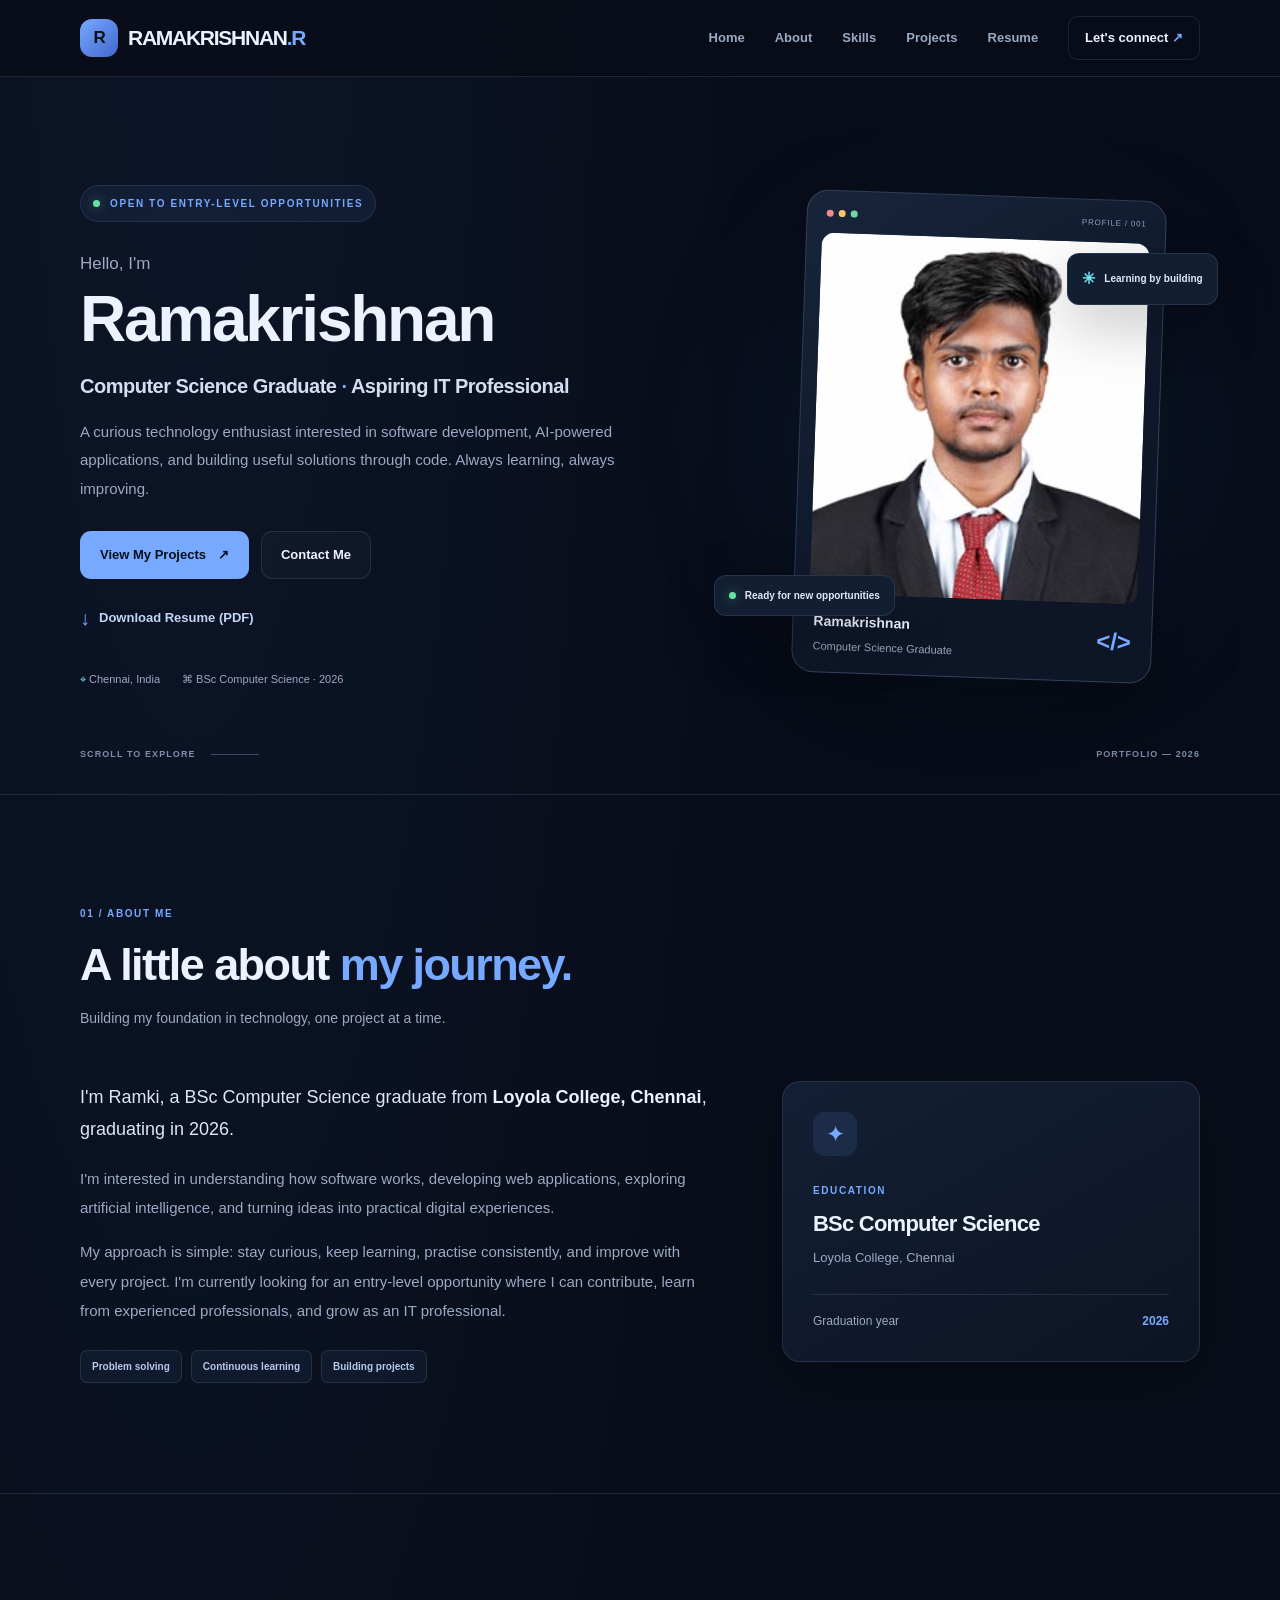
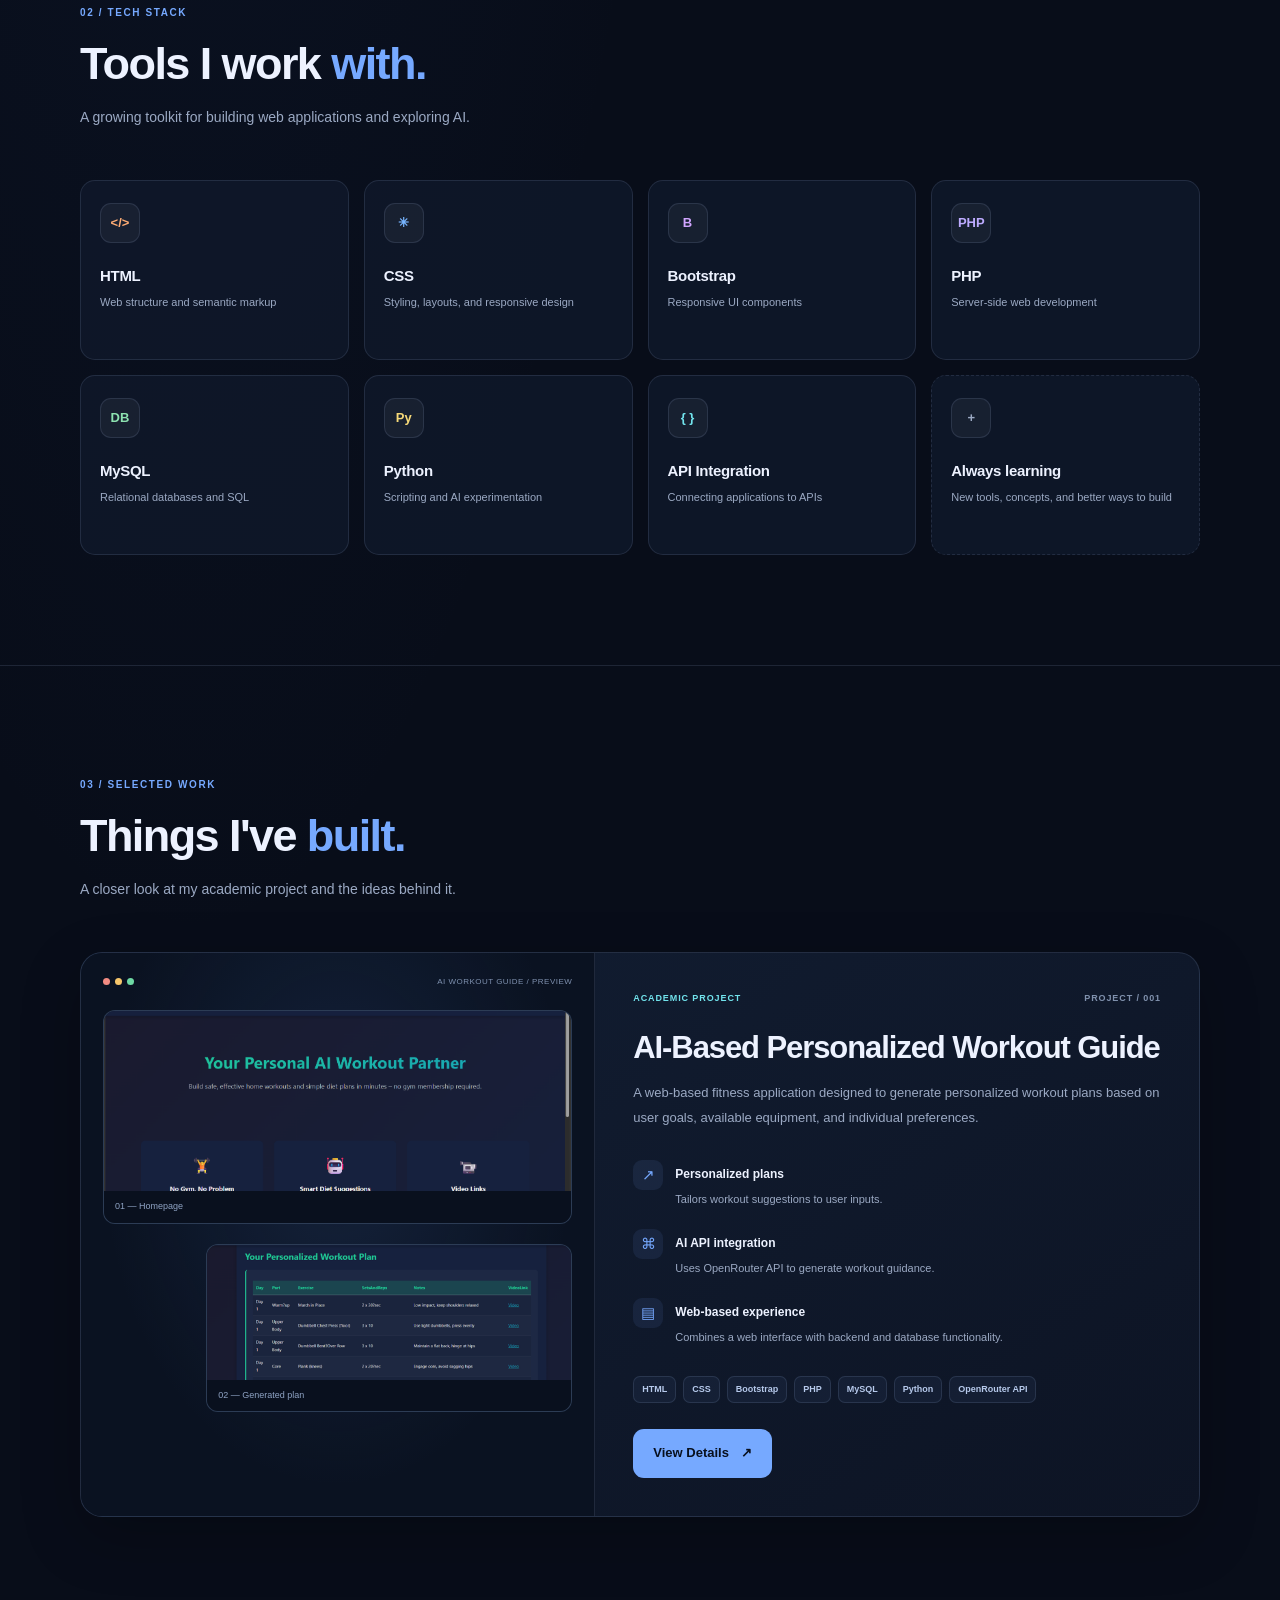
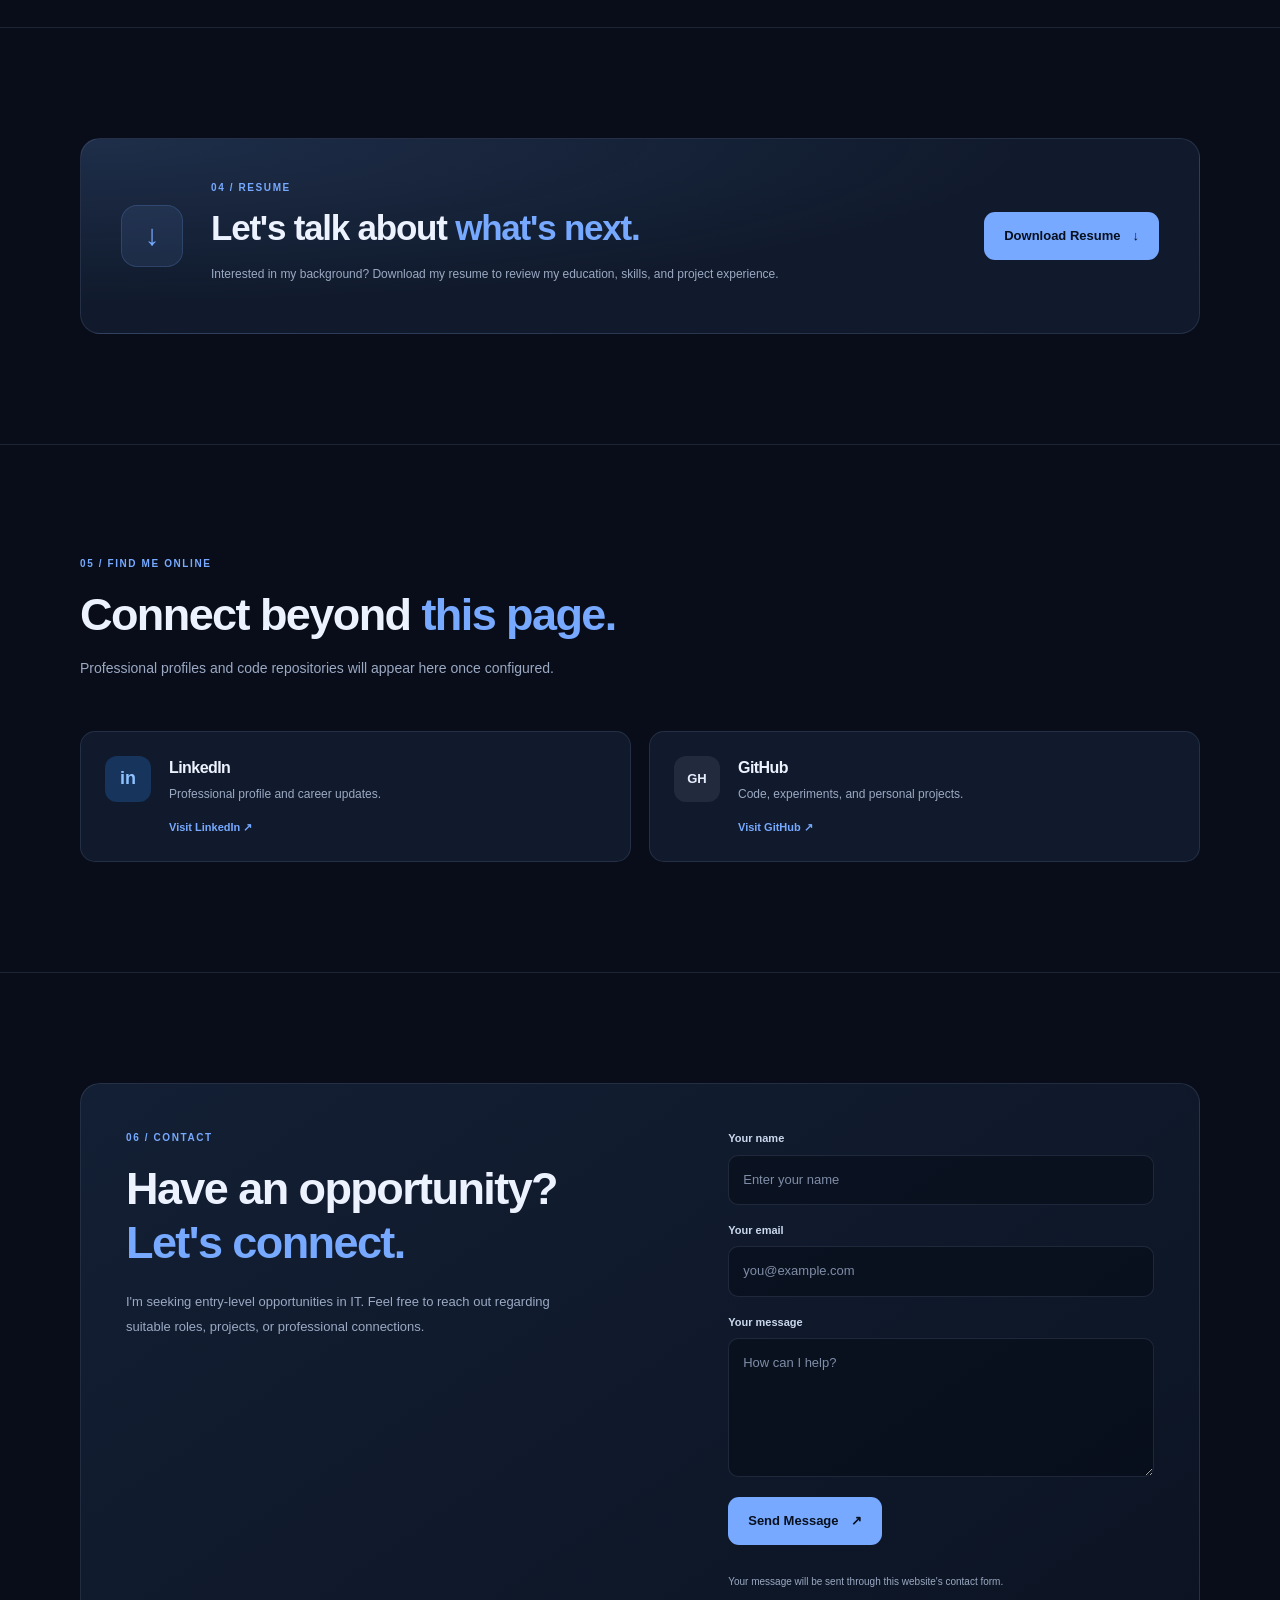
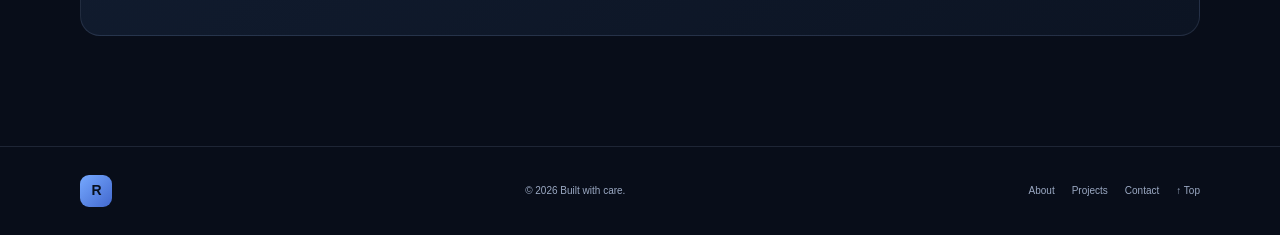
<file: index.html>
<!DOCTYPE html>
<html lang="en">
<head>
  <meta charset="UTF-8">
  <meta name="viewport" content="width=device-width, initial-scale=1.0">
  <meta name="theme-color" content="#080d19">
  <meta name="description" content="Ramakrishnan — BSc Computer Science graduate from Loyola College, Chennai. Explore my technical skills and projects.">
  <title>Ramki | Computer Science Graduate</title>

  <link rel="stylesheet" href="style.css">
  <script src="script.js" defer></script>
</head>
<body>
  <a class="skip-link" href="#main">Skip to content</a>

  <header class="site-header" id="top">
    <nav class="nav container" aria-label="Main navigation">
      <a class="brand" href="#home" aria-label="Ramki home">
        <span class="brand-mark">R</span>
        <span>RAMAKRISHNAN<span class="accent">.R</span></span>
      </a>

      <button class="menu-toggle" id="menuToggle"
        type="button" aria-label="Open navigation menu"
        aria-controls="navLinks" aria-expanded="false">
        <span></span><span></span><span></span>
      </button>

      <div class="nav-links" id="navLinks">
        <a href="#home">Home</a>
        <a href="#about">About</a>
        <a href="#skills">Skills</a>
        <a href="#projects">Projects</a>
        <a href="#resume">Resume</a>
        <a href="#contact" class="nav-cta">Let's connect <span aria-hidden="true">↗</span></a>
      </div>
    </nav>
  </header>

  <main id="main">
    <!-- HERO -->
    <section class="hero section" id="home">
      <div class="container hero-grid">
        <div class="hero-content reveal">
          <div class="eyebrow">
            <span class="status-dot" aria-hidden="true"></span>
            OPEN TO ENTRY-LEVEL OPPORTUNITIES
          </div>

          <p class="hero-greeting">Hello, I'm</p>
          <h1>Ramakrishnan <span class="accent"></span></h1>

          <h2 class="hero-role">
            Computer Science Graduate
            <span class="role-divider">·</span>
            Aspiring IT Professional
          </h2>

          <p class="hero-description">
            A curious technology enthusiast interested in software development,
            AI-powered applications, and building useful solutions through code.
            Always learning, always improving.
          </p>

          <div class="hero-actions">
            <a class="button button-primary" href="#projects">
              View My Projects <span aria-hidden="true">↗</span>
            </a>
            <a class="button button-secondary" href="#contact">Contact Me</a>
          </div>

          <a class="resume-text-link" href="Ramki_Resume.pdf" download>
            <span aria-hidden="true">↓</span> Download Resume (PDF)
          </a>

          <div class="hero-meta">
            <span><span aria-hidden="true">⌖</span> Chennai, India</span>
            <span><span aria-hidden="true">⌘</span> BSc Computer Science · 2026</span>
          </div>
        </div>

        <div class="hero-visual reveal">
          <div class="visual-glow" aria-hidden="true"></div>
          <div class="profile-card">
            <div class="profile-card-top">
              <span class="window-dot"></span>
              <span class="window-dot"></span>
              <span class="window-dot"></span>
              <span class="profile-label">PROFILE / 001</span>
            </div>

            <!-- Replace this placeholder with assets/profile.jpg -->
            <div class="profile-image-wrap">
              <img
                src="assets/profile.jpg"
                alt="Ramki's profile photo"
                class="profile-image"
                data-optional-image
                hidden
              >
              <div class="profile-placeholder" data-image-placeholder>
                <span class="avatar-initials">RK</span>
                <span>Add your photo</span>
                <small>assets/profile.jpg</small>
              </div>
            </div>

            <div class="profile-card-bottom">
              <div>
                <p class="profile-name">Ramakrishnan</p>
                <p class="muted">Computer Science Graduate</p>
              </div>
              <span class="profile-symbol" aria-hidden="true">&lt;/&gt;</span>
            </div>
          </div>

          <div class="floating-chip chip-top">
            <span class="chip-icon">✳</span> Learning by building
          </div>
          <div class="floating-chip chip-bottom">
            <span class="status-dot"></span> Ready for new opportunities
          </div>
        </div>
      </div>

      <div class="container hero-bottom">
        <span>SCROLL TO EXPLORE</span>
        <span class="scroll-line" aria-hidden="true"></span>
        <span class="hero-bottom-right">PORTFOLIO — 2026</span>
      </div>
    </section>

    <!-- ABOUT -->
    <section class="section section-border" id="about">
      <div class="container">
        <div class="section-heading reveal">
          <p class="section-kicker">01 / ABOUT ME</p>
          <h2>A little about <span class="accent">my journey.</span></h2>
          <p class="section-intro">
            Building my foundation in technology, one project at a time.
          </p>
        </div>

        <div class="about-grid">
          <div class="about-copy reveal">
            <p class="lead">
              I'm Ramki, a BSc Computer Science graduate from
              <strong>Loyola College, Chennai</strong>, graduating in 2026.
            </p>
            <p>
              I'm interested in understanding how software works, developing
              web applications, exploring artificial intelligence, and turning
              ideas into practical digital experiences.
            </p>
            <p>
              My approach is simple: stay curious, keep learning, practise
              consistently, and improve with every project. I'm currently
              looking for an entry-level opportunity where I can contribute,
              learn from experienced professionals, and grow as an IT professional.
            </p>

            <div class="about-tags">
              <span>Problem solving</span>
              <span>Continuous learning</span>
              <span>Building projects</span>
            </div>
          </div>

          <div class="education-card reveal">
            <div class="education-icon" aria-hidden="true">✦</div>
            <p class="section-kicker">EDUCATION</p>
            <h3>BSc Computer Science</h3>
            <p class="education-college">Loyola College, Chennai</p>
            <div class="education-divider"></div>
            <div class="education-footer">
              <span>Graduation year</span>
              <strong>2026</strong>
            </div>
          </div>
        </div>
      </div>
    </section>

    <!-- SKILLS -->
    <section class="section section-border" id="skills">
      <div class="container">
        <div class="section-heading reveal">
          <p class="section-kicker">02 / TECH STACK</p>
          <h2>Tools I work <span class="accent">with.</span></h2>
          <p class="section-intro">
            A growing toolkit for building web applications and exploring AI.
          </p>
        </div>

        <div class="skills-grid">
          <!-- Edit these entries to reflect your current skills. -->
          <article class="skill-card reveal">
            <span class="skill-symbol orange">&lt;/&gt;</span>
            <h3>HTML</h3>
            <p>Web structure and semantic markup</p>
          </article>
          <article class="skill-card reveal">
            <span class="skill-symbol blue">✳</span>
            <h3>CSS</h3>
            <p>Styling, layouts, and responsive design</p>
          </article>
          <article class="skill-card reveal">
            <span class="skill-symbol purple">B</span>
            <h3>Bootstrap</h3>
            <p>Responsive UI components</p>
          </article>
          <article class="skill-card reveal">
            <span class="skill-symbol violet">PHP</span>
            <h3>PHP</h3>
            <p>Server-side web development</p>
          </article>
          <article class="skill-card reveal">
            <span class="skill-symbol green">DB</span>
            <h3>MySQL</h3>
            <p>Relational databases and SQL</p>
          </article>
          <article class="skill-card reveal">
            <span class="skill-symbol yellow">Py</span>
            <h3>Python</h3>
            <p>Scripting and AI experimentation</p>
          </article>
          <article class="skill-card reveal">
            <span class="skill-symbol cyan">{ }</span>
            <h3>API Integration</h3>
            <p>Connecting applications to APIs</p>
          </article>
          <article class="skill-card skill-note reveal">
            <span class="skill-symbol muted-symbol">+</span>
            <h3>Always learning</h3>
            <p>New tools, concepts, and better ways to build</p>
          </article>
        </div>
      </div>
    </section>

    <!-- PROJECTS -->
    <section class="section section-border" id="projects">
      <div class="container">
        <div class="section-heading reveal">
          <p class="section-kicker">03 / SELECTED WORK</p>
          <h2>Things I've <span class="accent">built.</span></h2>
          <p class="section-intro">
            A closer look at my academic project and the ideas behind it.
          </p>
        </div>

        <article class="project-card reveal">
          <div class="project-preview">
            <div class="preview-toolbar">
              <span class="window-dot"></span>
              <span class="window-dot"></span>
              <span class="window-dot"></span>
              <span class="preview-title">AI WORKOUT GUIDE / PREVIEW</span>
            </div>

            <div class="project-screenshots">
              <!-- Add real screenshots using these exact filenames. -->
              <figure class="screenshot screenshot-main">
                <img
                  src="assets/workout-guide-home.png"
                  alt="Workout Guide homepage screenshot"
                  data-optional-image
                  hidden
                >
                <div class="screenshot-placeholder" data-image-placeholder>
                  <span aria-hidden="true">▧</span>
                  <strong>Homepage screenshot</strong>
                  <small>assets/workout-guide-home.png</small>
                </div>
                <figcaption>01 — Homepage</figcaption>
              </figure>

              <figure class="screenshot screenshot-side">
                <img
                  src="assets/workout-guide-plan.png"
                  alt="Personalized workout plan screenshot"
                  data-optional-image
                  hidden
                >
                <div class="screenshot-placeholder" data-image-placeholder>
                  <span aria-hidden="true">▤</span>
                  <strong>Workout plan screenshot</strong>
                  <small>assets/workout-guide-plan.png</small>
                </div>
                <figcaption>02 — Generated plan</figcaption>
              </figure>
            </div>
          </div>

          <div class="project-content">
            <div class="project-topline">
              <span class="project-type">ACADEMIC PROJECT</span>
              <span class="project-number">PROJECT / 001</span>
            </div>

            <h3>AI-Based Personalized Workout Guide</h3>
            <p class="project-description">
              A web-based fitness application designed to generate personalized
              workout plans based on user goals, available equipment, and
              individual preferences.
            </p>

            <div class="feature-list">
              <div class="feature-item">
                <span aria-hidden="true">↗</span>
                <div>
                  <strong>Personalized plans</strong>
                  <p>Tailors workout suggestions to user inputs.</p>
                </div>
              </div>
              <div class="feature-item">
                <span aria-hidden="true">⌘</span>
                <div>
                  <strong>AI API integration</strong>
                  <p>Uses OpenRouter API to generate workout guidance.</p>
                </div>
              </div>
              <div class="feature-item">
                <span aria-hidden="true">▤</span>
                <div>
                  <strong>Web-based experience</strong>
                  <p>Combines a web interface with backend and database functionality.</p>
                </div>
              </div>
            </div>

            <div class="tech-list" aria-label="Technologies used">
              <span>HTML</span><span>CSS</span><span>Bootstrap</span>
              <span>PHP</span><span>MySQL</span><span>Python</span>
              <span>OpenRouter API</span>
            </div>

            <div class="project-actions">
              <button class="button button-primary" id="viewDetails"
                type="button" aria-expanded="false" aria-controls="projectDetails">
                View Details <span aria-hidden="true">↗</span>
              </button>

              <!-- These links are hidden until you supply real URLs. -->
              <a class="button button-secondary optional-link"
                data-project-link="demo" href="#" hidden>
                Live Demo ↗
              </a>
              <a class="button button-secondary optional-link"
                data-project-link="source" href="#" hidden>
                Source Code ↗
              </a>
            </div>

            <div class="project-details" id="projectDetails" hidden>
              <h4>Project overview</h4>
              <p>
                The application collects information such as fitness goals,
                available equipment, and available time, then requests a
                personalized plan through an AI API. PHP handles the web
                application logic, while MySQL stores relevant user and plan
                information.
              </p>
              <h4>Key features</h4>
              <ul>
                <li>User inputs for fitness goals, time, equipment, and preferences.</li>
                <li>AI-generated workout recommendations and guidance.</li>
                <li>Workout video/search references where available.</li>
                <li>Database-backed storage for users and generated plans.</li>
                <li>Responsive web interface.</li>
              </ul>
              <p class="details-note">
                This is a project description, not a claim of independently
                verified production performance. Add real screenshots and
                repository links when available.
              </p>
            </div>
          </div>
        </article>
      </div>
    </section>

    <!-- RESUME -->
    <section class="section section-border" id="resume">
      <div class="container">
        <div class="resume-card reveal">
          <div class="resume-icon" aria-hidden="true">↓</div>
          <div class="resume-copy">
            <p class="section-kicker">04 / RESUME</p>
            <h2>Let's talk about <span class="accent">what's next.</span></h2>
            <p>
              Interested in my background? Download my resume to review my
              education, skills, and project experience.
            </p>
          </div>
          <a class="button button-primary" href="Ramki_Resume.pdf" download>
            Download Resume <span aria-hidden="true">↓</span>
          </a>
        </div>
      </div>
    </section>

    <!-- PROFILES -->
    <section class="section section-border" id="profiles">
      <div class="container">
        <div class="section-heading reveal">
          <p class="section-kicker">05 / FIND ME ONLINE</p>
          <h2>Connect beyond <span class="accent">this page.</span></h2>
          <p class="section-intro">
            Professional profiles and code repositories will appear here once configured.
          </p>
        </div>

        <div class="profiles-grid">
          <article class="profile-link-card reveal">
            <div class="profile-link-icon" aria-hidden="true">in</div>
            <div>
              <h3>LinkedIn</h3>
              <p>Professional profile and career updates.</p>
            </div>
            <a class="text-link placeholder-profile-link"
              data-profile="linkedin" href="#" hidden
              target="_blank" rel="noopener noreferrer">
              Visit LinkedIn ↗
            </a>
            <span class="profile-pending" data-profile-pending="linkedin">
              Profile link not added yet
            </span>
          </article>

          <article class="profile-link-card reveal">
            <div class="profile-link-icon github-icon" aria-hidden="true">GH</div>
            <div>
              <h3>GitHub</h3>
              <p>Code, experiments, and personal projects.</p>
            </div>
            <a class="text-link placeholder-profile-link"
              data-profile="github" href="#" hidden
              target="_blank" rel="noopener noreferrer">
              Visit GitHub ↗
            </a>
            <span class="profile-pending" data-profile-pending="github">
              Profile link not added yet
            </span>
          </article>
        </div>
      </div>
    </section>

    <!-- CONTACT -->
    <section class="section section-border" id="contact">
      <div class="container">
        <div class="contact-panel reveal">
          <div class="contact-copy">
            <p class="section-kicker">06 / CONTACT</p>
            <h2>Have an opportunity?<br><span class="accent">Let's connect.</span></h2>
            <p>
              I'm seeking entry-level opportunities in IT. Feel free to reach
              out regarding suitable roles, projects, or professional connections.
            </p>
          </div>

          <div class="contact-details">
            <!-- Netlify processes this form after form detection is enabled. -->
            <form class="contact-form" name="contact" method="POST"
              data-netlify="true" action="/thank-you.html">
              <input type="hidden" name="form-name" value="contact">

              <div class="form-field">
                <label for="contactName">Your name</label>
                <input id="contactName" name="name" type="text"
                  autocomplete="name" placeholder="Enter your name" required>
              </div>

              <div class="form-field">
                <label for="contactEmail">Your email</label>
                <input id="contactEmail" name="email" type="email"
                  autocomplete="email" placeholder="you@example.com" required>
              </div>

              <div class="form-field">
                <label for="contactMessage">Your message</label>
                <textarea id="contactMessage" name="message" rows="5"
                  placeholder="How can I help?" required></textarea>
              </div>

              <button class="button button-primary contact-button" type="submit">
                Send Message <span aria-hidden="true">↗</span>
              </button>
              <p class="contact-note">
                Your message will be sent through this website's contact form.
              </p>
            </form>
          </div>
        </div>
      </div>
    </section>
  </main>

  <footer class="site-footer">
    <div class="container footer-inner">
      <a class="brand footer-brand" href="#home">
        <span class="brand-mark">R</span>
        <span><span class="accent"></span></span>
      </a>

      <p>© <span id="copyrightYear">2026</span> Built with care.</p>

      <nav class="footer-links" aria-label="Footer navigation">
        <a href="#about">About</a>
        <a href="#projects">Projects</a>
        <a href="#contact">Contact</a>
        <a href="#top" aria-label="Back to top">↑ Top</a>
      </nav>
    </div>
  </footer>
</body>
</html>
</file>
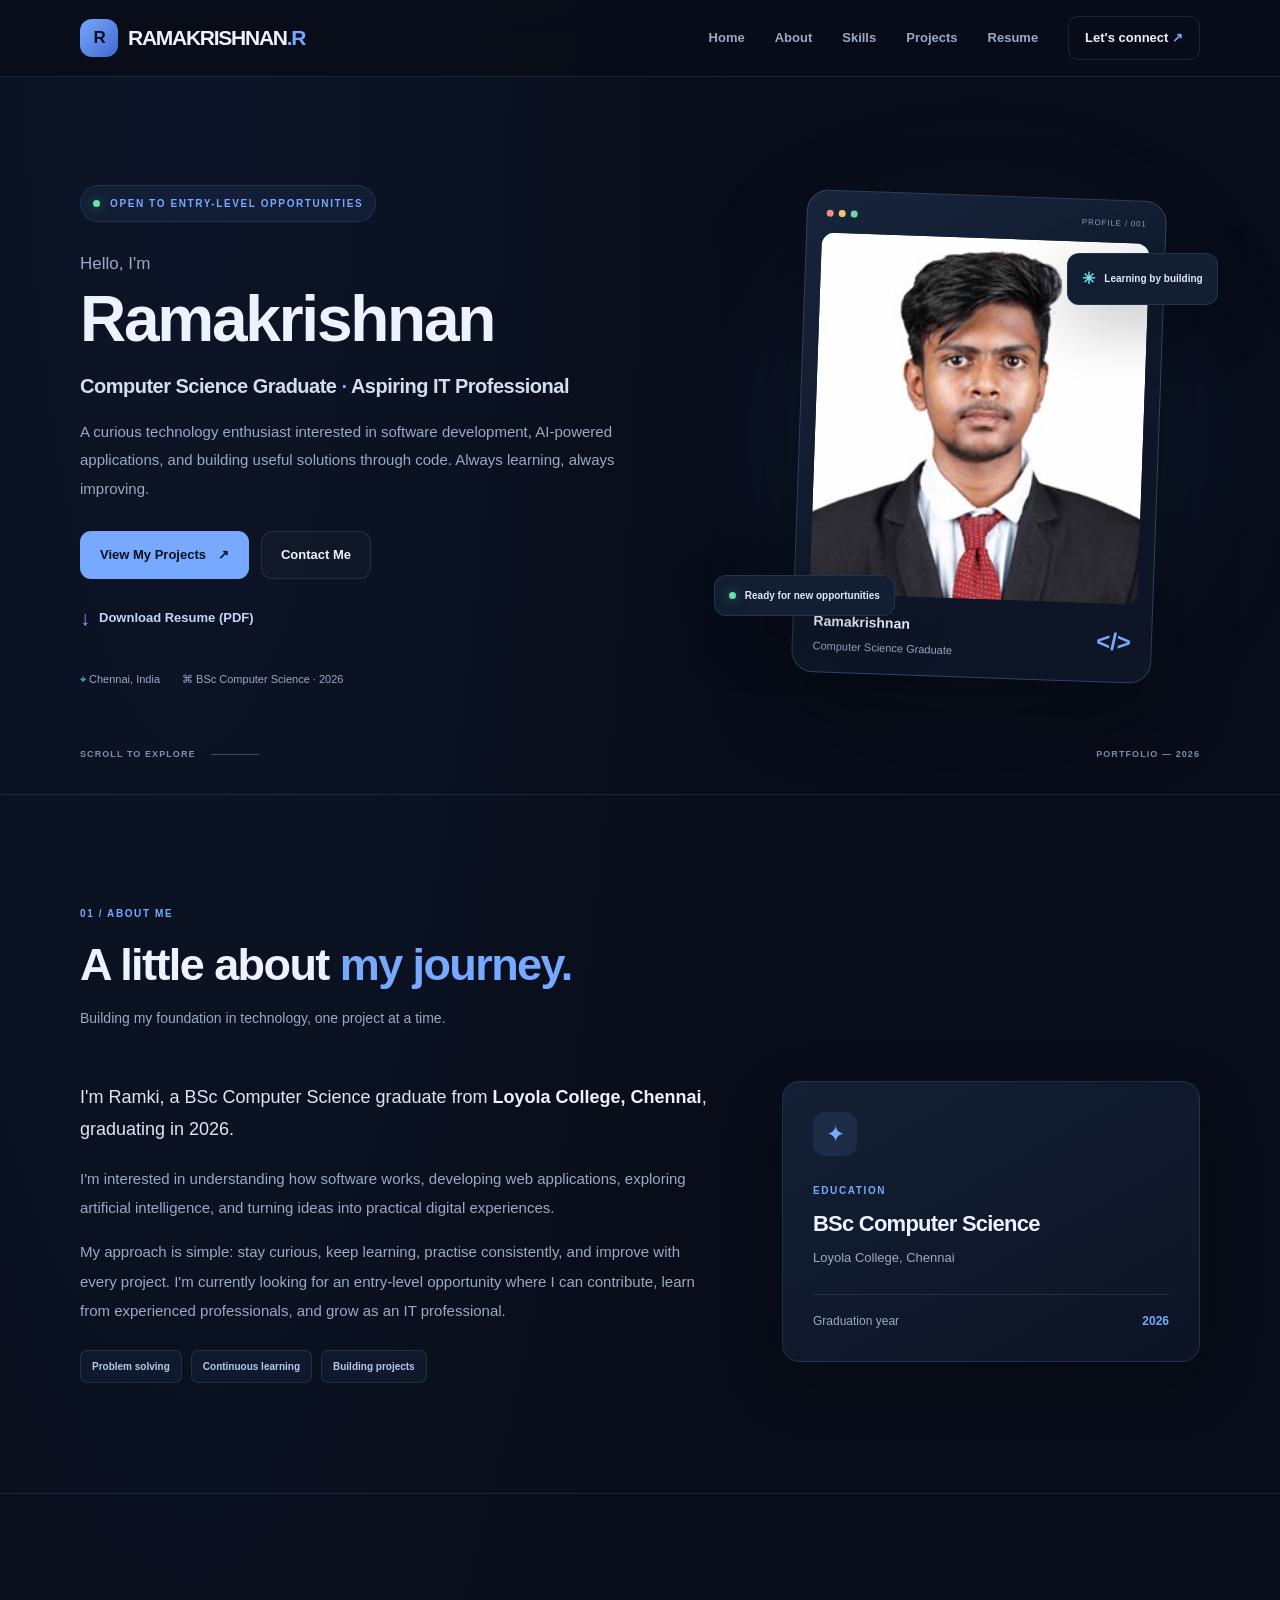
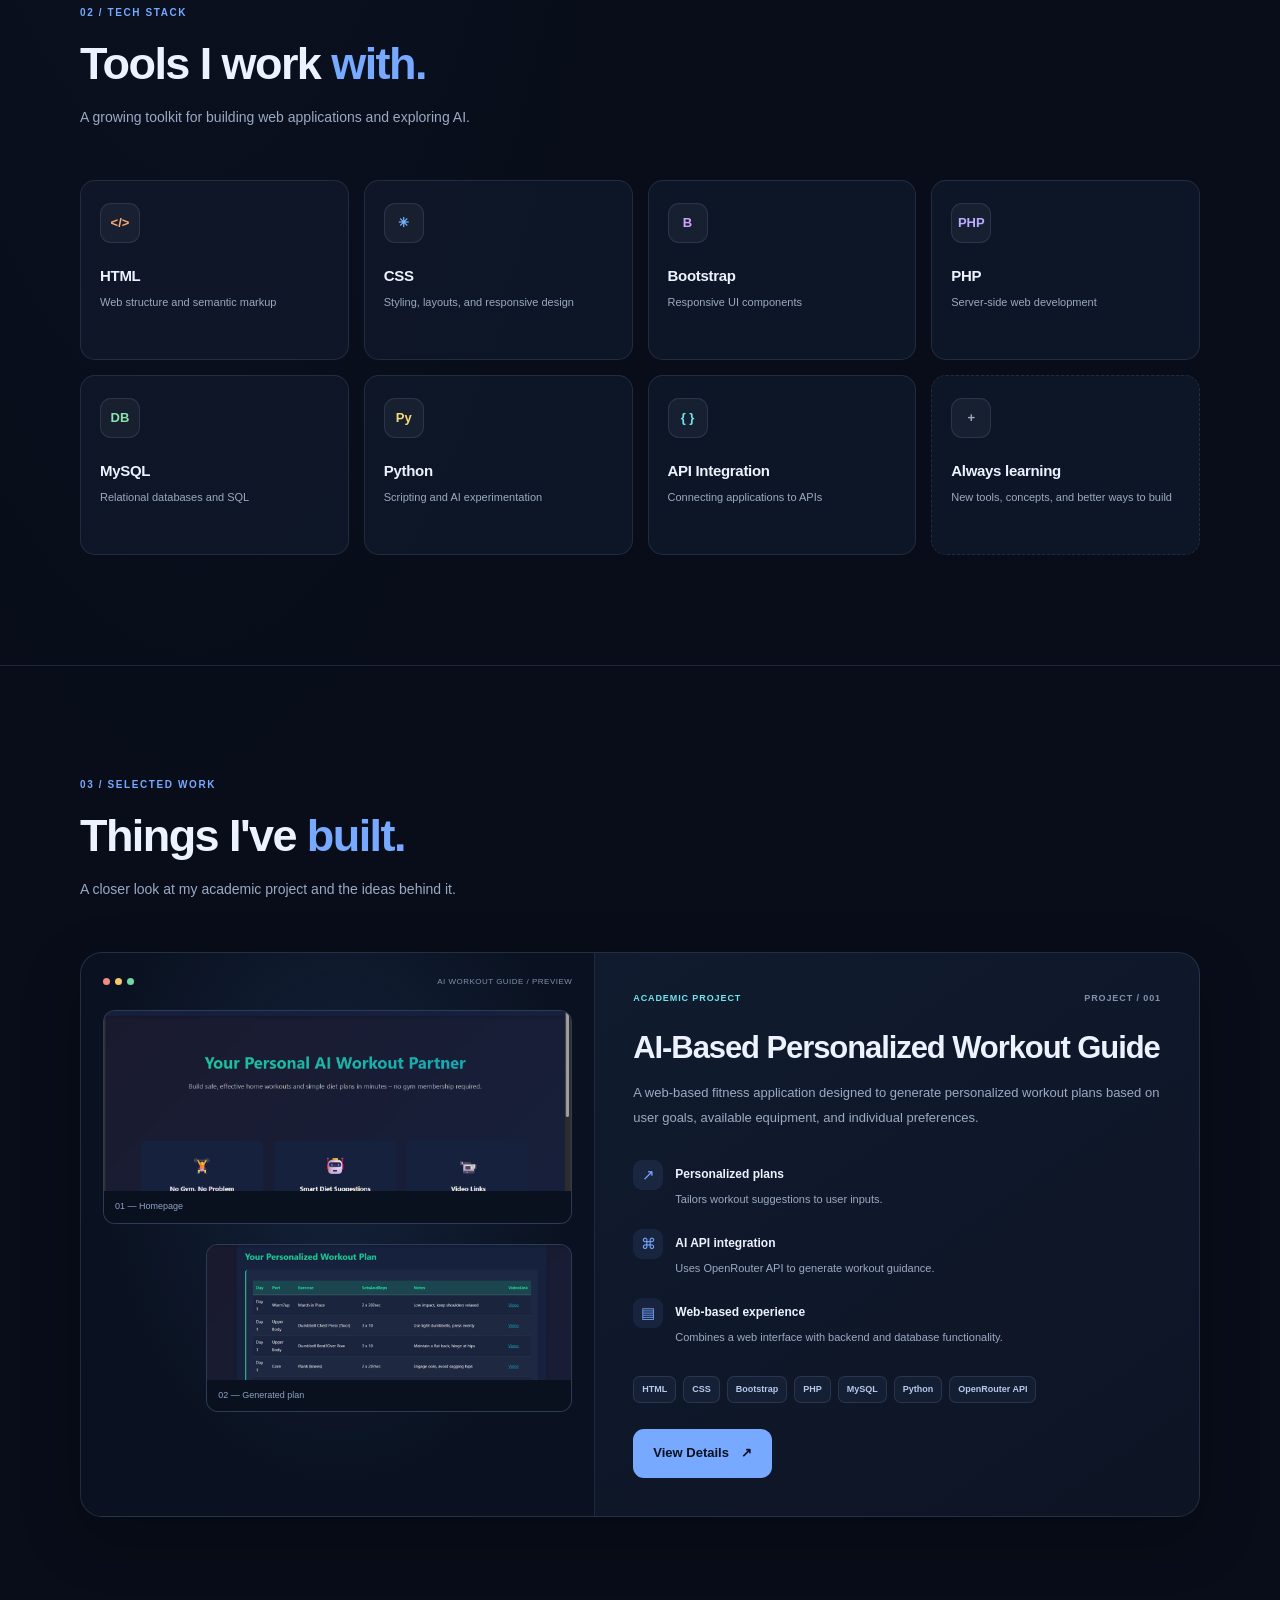
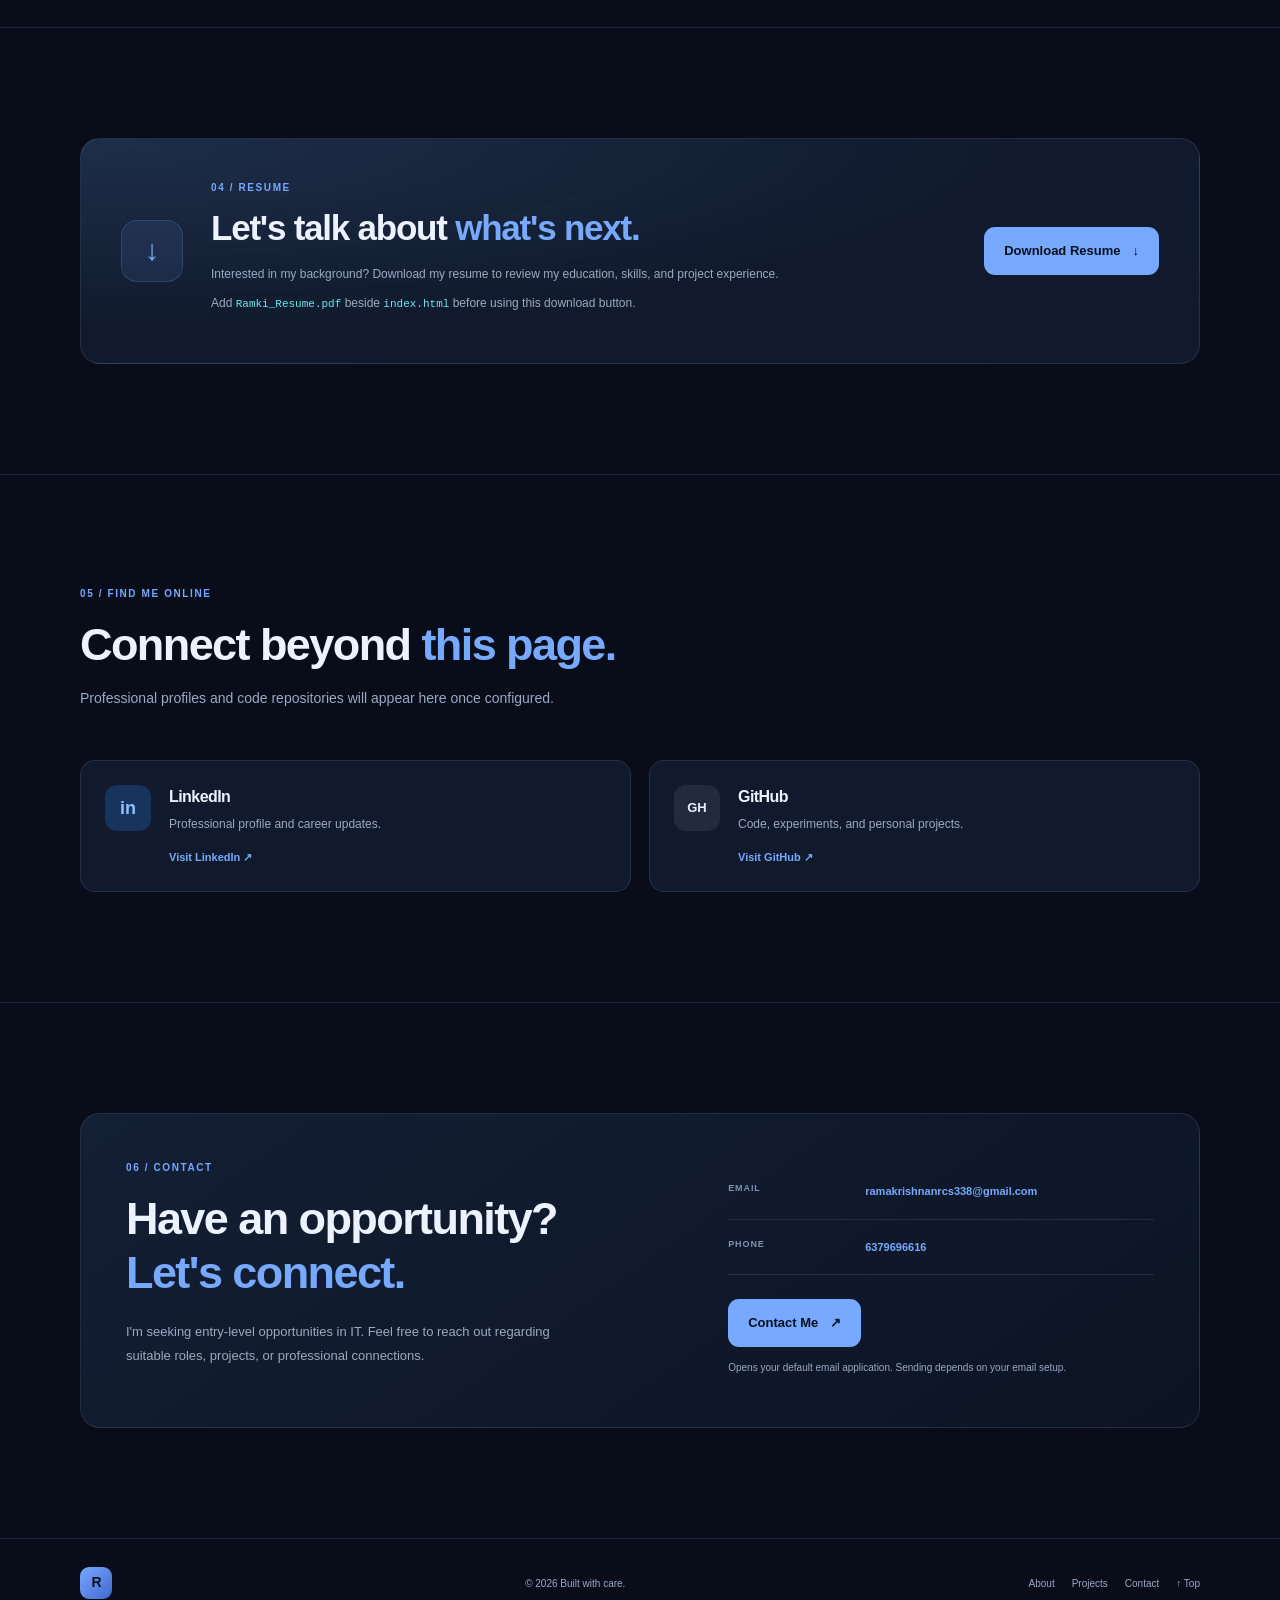
<file: my-portfolio/index.html>
<!DOCTYPE html>
<html lang="en">
<head>
  <meta charset="UTF-8">
  <meta name="viewport" content="width=device-width, initial-scale=1.0">
  <meta name="theme-color" content="#080d19">
  <meta name="description" content="Ramakrishnan — BSc Computer Science graduate from Loyola College, Chennai. Explore my technical skills and projects.">
  <title>Ramki | Computer Science Graduate</title>

  <link rel="stylesheet" href="style.css">
  <script src="script.js" defer></script>
</head>
<body>
  <a class="skip-link" href="#main">Skip to content</a>

  <header class="site-header" id="top">
    <nav class="nav container" aria-label="Main navigation">
      <a class="brand" href="#home" aria-label="Ramki home">
        <span class="brand-mark">R</span>
        <span>RAMAKRISHNAN<span class="accent">.R</span></span>
      </a>

      <button class="menu-toggle" id="menuToggle"
        type="button" aria-label="Open navigation menu"
        aria-controls="navLinks" aria-expanded="false">
        <span></span><span></span><span></span>
      </button>

      <div class="nav-links" id="navLinks">
        <a href="#home">Home</a>
        <a href="#about">About</a>
        <a href="#skills">Skills</a>
        <a href="#projects">Projects</a>
        <a href="#resume">Resume</a>
        <a href="#contact" class="nav-cta">Let's connect <span aria-hidden="true">↗</span></a>
      </div>
    </nav>
  </header>

  <main id="main">
    <!-- HERO -->
    <section class="hero section" id="home">
      <div class="container hero-grid">
        <div class="hero-content reveal">
          <div class="eyebrow">
            <span class="status-dot" aria-hidden="true"></span>
            OPEN TO ENTRY-LEVEL OPPORTUNITIES
          </div>

          <p class="hero-greeting">Hello, I'm</p>
          <h1>Ramakrishnan <span class="accent"></span></h1>

          <h2 class="hero-role">
            Computer Science Graduate
            <span class="role-divider">·</span>
            Aspiring IT Professional
          </h2>

          <p class="hero-description">
            A curious technology enthusiast interested in software development,
            AI-powered applications, and building useful solutions through code.
            Always learning, always improving.
          </p>

          <div class="hero-actions">
            <a class="button button-primary" href="#projects">
              View My Projects <span aria-hidden="true">↗</span>
            </a>
            <a class="button button-secondary" href="#contact">Contact Me</a>
          </div>

          <a class="resume-text-link" href="Ramki_Resume.pdf" download>
            <span aria-hidden="true">↓</span> Download Resume (PDF)
          </a>

          <div class="hero-meta">
            <span><span aria-hidden="true">⌖</span> Chennai, India</span>
            <span><span aria-hidden="true">⌘</span> BSc Computer Science · 2026</span>
          </div>
        </div>

        <div class="hero-visual reveal">
          <div class="visual-glow" aria-hidden="true"></div>
          <div class="profile-card">
            <div class="profile-card-top">
              <span class="window-dot"></span>
              <span class="window-dot"></span>
              <span class="window-dot"></span>
              <span class="profile-label">PROFILE / 001</span>
            </div>

            <!-- Replace this placeholder with assets/profile.jpg -->
            <div class="profile-image-wrap">
              <img
                src="assets/profile.jpg"
                alt="Ramki's profile photo"
                class="profile-image"
                data-optional-image
                hidden
              >
              <div class="profile-placeholder" data-image-placeholder>
                <span class="avatar-initials">RK</span>
                <span>Add your photo</span>
                <small>assets/profile.jpg</small>
              </div>
            </div>

            <div class="profile-card-bottom">
              <div>
                <p class="profile-name">Ramakrishnan</p>
                <p class="muted">Computer Science Graduate</p>
              </div>
              <span class="profile-symbol" aria-hidden="true">&lt;/&gt;</span>
            </div>
          </div>

          <div class="floating-chip chip-top">
            <span class="chip-icon">✳</span> Learning by building
          </div>
          <div class="floating-chip chip-bottom">
            <span class="status-dot"></span> Ready for new opportunities
          </div>
        </div>
      </div>

      <div class="container hero-bottom">
        <span>SCROLL TO EXPLORE</span>
        <span class="scroll-line" aria-hidden="true"></span>
        <span class="hero-bottom-right">PORTFOLIO — 2026</span>
      </div>
    </section>

    <!-- ABOUT -->
    <section class="section section-border" id="about">
      <div class="container">
        <div class="section-heading reveal">
          <p class="section-kicker">01 / ABOUT ME</p>
          <h2>A little about <span class="accent">my journey.</span></h2>
          <p class="section-intro">
            Building my foundation in technology, one project at a time.
          </p>
        </div>

        <div class="about-grid">
          <div class="about-copy reveal">
            <p class="lead">
              I'm Ramki, a BSc Computer Science graduate from
              <strong>Loyola College, Chennai</strong>, graduating in 2026.
            </p>
            <p>
              I'm interested in understanding how software works, developing
              web applications, exploring artificial intelligence, and turning
              ideas into practical digital experiences.
            </p>
            <p>
              My approach is simple: stay curious, keep learning, practise
              consistently, and improve with every project. I'm currently
              looking for an entry-level opportunity where I can contribute,
              learn from experienced professionals, and grow as an IT professional.
            </p>

            <div class="about-tags">
              <span>Problem solving</span>
              <span>Continuous learning</span>
              <span>Building projects</span>
            </div>
          </div>

          <div class="education-card reveal">
            <div class="education-icon" aria-hidden="true">✦</div>
            <p class="section-kicker">EDUCATION</p>
            <h3>BSc Computer Science</h3>
            <p class="education-college">Loyola College, Chennai</p>
            <div class="education-divider"></div>
            <div class="education-footer">
              <span>Graduation year</span>
              <strong>2026</strong>
            </div>
          </div>
        </div>
      </div>
    </section>

    <!-- SKILLS -->
    <section class="section section-border" id="skills">
      <div class="container">
        <div class="section-heading reveal">
          <p class="section-kicker">02 / TECH STACK</p>
          <h2>Tools I work <span class="accent">with.</span></h2>
          <p class="section-intro">
            A growing toolkit for building web applications and exploring AI.
          </p>
        </div>

        <div class="skills-grid">
          <!-- Edit these entries to reflect your current skills. -->
          <article class="skill-card reveal">
            <span class="skill-symbol orange">&lt;/&gt;</span>
            <h3>HTML</h3>
            <p>Web structure and semantic markup</p>
          </article>
          <article class="skill-card reveal">
            <span class="skill-symbol blue">✳</span>
            <h3>CSS</h3>
            <p>Styling, layouts, and responsive design</p>
          </article>
          <article class="skill-card reveal">
            <span class="skill-symbol purple">B</span>
            <h3>Bootstrap</h3>
            <p>Responsive UI components</p>
          </article>
          <article class="skill-card reveal">
            <span class="skill-symbol violet">PHP</span>
            <h3>PHP</h3>
            <p>Server-side web development</p>
          </article>
          <article class="skill-card reveal">
            <span class="skill-symbol green">DB</span>
            <h3>MySQL</h3>
            <p>Relational databases and SQL</p>
          </article>
          <article class="skill-card reveal">
            <span class="skill-symbol yellow">Py</span>
            <h3>Python</h3>
            <p>Scripting and AI experimentation</p>
          </article>
          <article class="skill-card reveal">
            <span class="skill-symbol cyan">{ }</span>
            <h3>API Integration</h3>
            <p>Connecting applications to APIs</p>
          </article>
          <article class="skill-card skill-note reveal">
            <span class="skill-symbol muted-symbol">+</span>
            <h3>Always learning</h3>
            <p>New tools, concepts, and better ways to build</p>
          </article>
        </div>
      </div>
    </section>

    <!-- PROJECTS -->
    <section class="section section-border" id="projects">
      <div class="container">
        <div class="section-heading reveal">
          <p class="section-kicker">03 / SELECTED WORK</p>
          <h2>Things I've <span class="accent">built.</span></h2>
          <p class="section-intro">
            A closer look at my academic project and the ideas behind it.
          </p>
        </div>

        <article class="project-card reveal">
          <div class="project-preview">
            <div class="preview-toolbar">
              <span class="window-dot"></span>
              <span class="window-dot"></span>
              <span class="window-dot"></span>
              <span class="preview-title">AI WORKOUT GUIDE / PREVIEW</span>
            </div>

            <div class="project-screenshots">
              <!-- Add real screenshots using these exact filenames. -->
              <figure class="screenshot screenshot-main">
                <img
                  src="assets/workout-guide-home.png"
                  alt="Workout Guide homepage screenshot"
                  data-optional-image
                  hidden
                >
                <div class="screenshot-placeholder" data-image-placeholder>
                  <span aria-hidden="true">▧</span>
                  <strong>Homepage screenshot</strong>
                  <small>assets/workout-guide-home.png</small>
                </div>
                <figcaption>01 — Homepage</figcaption>
              </figure>

              <figure class="screenshot screenshot-side">
                <img
                  src="assets/workout-guide-plan.png"
                  alt="Personalized workout plan screenshot"
                  data-optional-image
                  hidden
                >
                <div class="screenshot-placeholder" data-image-placeholder>
                  <span aria-hidden="true">▤</span>
                  <strong>Workout plan screenshot</strong>
                  <small>assets/workout-guide-plan.png</small>
                </div>
                <figcaption>02 — Generated plan</figcaption>
              </figure>
            </div>
          </div>

          <div class="project-content">
            <div class="project-topline">
              <span class="project-type">ACADEMIC PROJECT</span>
              <span class="project-number">PROJECT / 001</span>
            </div>

            <h3>AI-Based Personalized Workout Guide</h3>
            <p class="project-description">
              A web-based fitness application designed to generate personalized
              workout plans based on user goals, available equipment, and
              individual preferences.
            </p>

            <div class="feature-list">
              <div class="feature-item">
                <span aria-hidden="true">↗</span>
                <div>
                  <strong>Personalized plans</strong>
                  <p>Tailors workout suggestions to user inputs.</p>
                </div>
              </div>
              <div class="feature-item">
                <span aria-hidden="true">⌘</span>
                <div>
                  <strong>AI API integration</strong>
                  <p>Uses OpenRouter API to generate workout guidance.</p>
                </div>
              </div>
              <div class="feature-item">
                <span aria-hidden="true">▤</span>
                <div>
                  <strong>Web-based experience</strong>
                  <p>Combines a web interface with backend and database functionality.</p>
                </div>
              </div>
            </div>

            <div class="tech-list" aria-label="Technologies used">
              <span>HTML</span><span>CSS</span><span>Bootstrap</span>
              <span>PHP</span><span>MySQL</span><span>Python</span>
              <span>OpenRouter API</span>
            </div>

            <div class="project-actions">
              <button class="button button-primary" id="viewDetails"
                type="button" aria-expanded="false" aria-controls="projectDetails">
                View Details <span aria-hidden="true">↗</span>
              </button>

              <!-- These links are hidden until you supply real URLs. -->
              <a class="button button-secondary optional-link"
                data-project-link="demo" href="#" hidden>
                Live Demo ↗
              </a>
              <a class="button button-secondary optional-link"
                data-project-link="source" href="#" hidden>
                Source Code ↗
              </a>
            </div>

            <div class="project-details" id="projectDetails" hidden>
              <h4>Project overview</h4>
              <p>
                The application collects information such as fitness goals,
                available equipment, and available time, then requests a
                personalized plan through an AI API. PHP handles the web
                application logic, while MySQL stores relevant user and plan
                information.
              </p>
              <h4>Key features</h4>
              <ul>
                <li>User inputs for fitness goals, time, equipment, and preferences.</li>
                <li>AI-generated workout recommendations and guidance.</li>
                <li>Workout video/search references where available.</li>
                <li>Database-backed storage for users and generated plans.</li>
                <li>Responsive web interface.</li>
              </ul>
              <p class="details-note">
                This is a project description, not a claim of independently
                verified production performance. Add real screenshots and
                repository links when available.
              </p>
            </div>
          </div>
        </article>
      </div>
    </section>

    <!-- RESUME -->
    <section class="section section-border" id="resume">
      <div class="container">
        <div class="resume-card reveal">
          <div class="resume-icon" aria-hidden="true">↓</div>
          <div class="resume-copy">
            <p class="section-kicker">04 / RESUME</p>
            <h2>Let's talk about <span class="accent">what's next.</span></h2>
            <p>
              Interested in my background? Download my resume to review my
              education, skills, and project experience.
            </p>
            <p class="resume-hint">
              Add <code>Ramki_Resume.pdf</code> beside <code>index.html</code>
              before using this download button.
            </p>
          </div>
          <a class="button button-primary" href="Ramki_Resume.pdf" download>
            Download Resume <span aria-hidden="true">↓</span>
          </a>
        </div>
      </div>
    </section>

    <!-- PROFILES -->
    <section class="section section-border" id="profiles">
      <div class="container">
        <div class="section-heading reveal">
          <p class="section-kicker">05 / FIND ME ONLINE</p>
          <h2>Connect beyond <span class="accent">this page.</span></h2>
          <p class="section-intro">
            Professional profiles and code repositories will appear here once configured.
          </p>
        </div>

        <div class="profiles-grid">
          <article class="profile-link-card reveal">
            <div class="profile-link-icon" aria-hidden="true">in</div>
            <div>
              <h3>LinkedIn</h3>
              <p>Professional profile and career updates.</p>
            </div>
            <a class="text-link placeholder-profile-link"
              data-profile="linkedin" href="#" hidden
              target="_blank" rel="noopener noreferrer">
              Visit LinkedIn ↗
            </a>
            <span class="profile-pending" data-profile-pending="linkedin">
              Profile link not added yet
            </span>
          </article>

          <article class="profile-link-card reveal">
            <div class="profile-link-icon github-icon" aria-hidden="true">GH</div>
            <div>
              <h3>GitHub</h3>
              <p>Code, experiments, and personal projects.</p>
            </div>
            <a class="text-link placeholder-profile-link"
              data-profile="github" href="#" hidden
              target="_blank" rel="noopener noreferrer">
              Visit GitHub ↗
            </a>
            <span class="profile-pending" data-profile-pending="github">
              Profile link not added yet
            </span>
          </article>
        </div>
      </div>
    </section>

    <!-- CONTACT -->
    <section class="section section-border" id="contact">
      <div class="container">
        <div class="contact-panel reveal">
          <div class="contact-copy">
            <p class="section-kicker">06 / CONTACT</p>
            <h2>Have an opportunity?<br><span class="accent">Let's connect.</span></h2>
            <p>
              I'm seeking entry-level opportunities in IT. Feel free to reach
              out regarding suitable roles, projects, or professional connections.
            </p>
          </div>

          <div class="contact-details">
            <!-- Replace the placeholders below with real contact details. -->
            <div class="contact-row">
              <span class="contact-label">EMAIL</span>
              <span class="contact-value" data-contact-email>
                ramakrishnanrcs338@gmail.com
              </span>
            </div>
            <div class="contact-row">
              <span class="contact-label">PHONE </span>
              <span class="contact-value" data-contact-phone>
                6381970597
              </span>
            </div>

            <a class="button button-primary contact-button"
              data-contact-button href="#"
              aria-disabled="true">
              Contact Me <span aria-hidden="true">↗</span>
            </a>
            <p class="contact-note" id="contactNote">
           
            </p>
          </div>
        </div>
      </div>
    </section>
  </main>

  <footer class="site-footer">
    <div class="container footer-inner">
      <a class="brand footer-brand" href="#home">
        <span class="brand-mark">R</span>
        <span><span class="accent"></span></span>
      </a>

      <p>© <span id="copyrightYear">2026</span> Built with care.</p>

      <nav class="footer-links" aria-label="Footer navigation">
        <a href="#about">About</a>
        <a href="#projects">Projects</a>
        <a href="#contact">Contact</a>
        <a href="#top" aria-label="Back to top">↑ Top</a>
      </nav>
    </div>
  </footer>
</body>
</html>
</file>
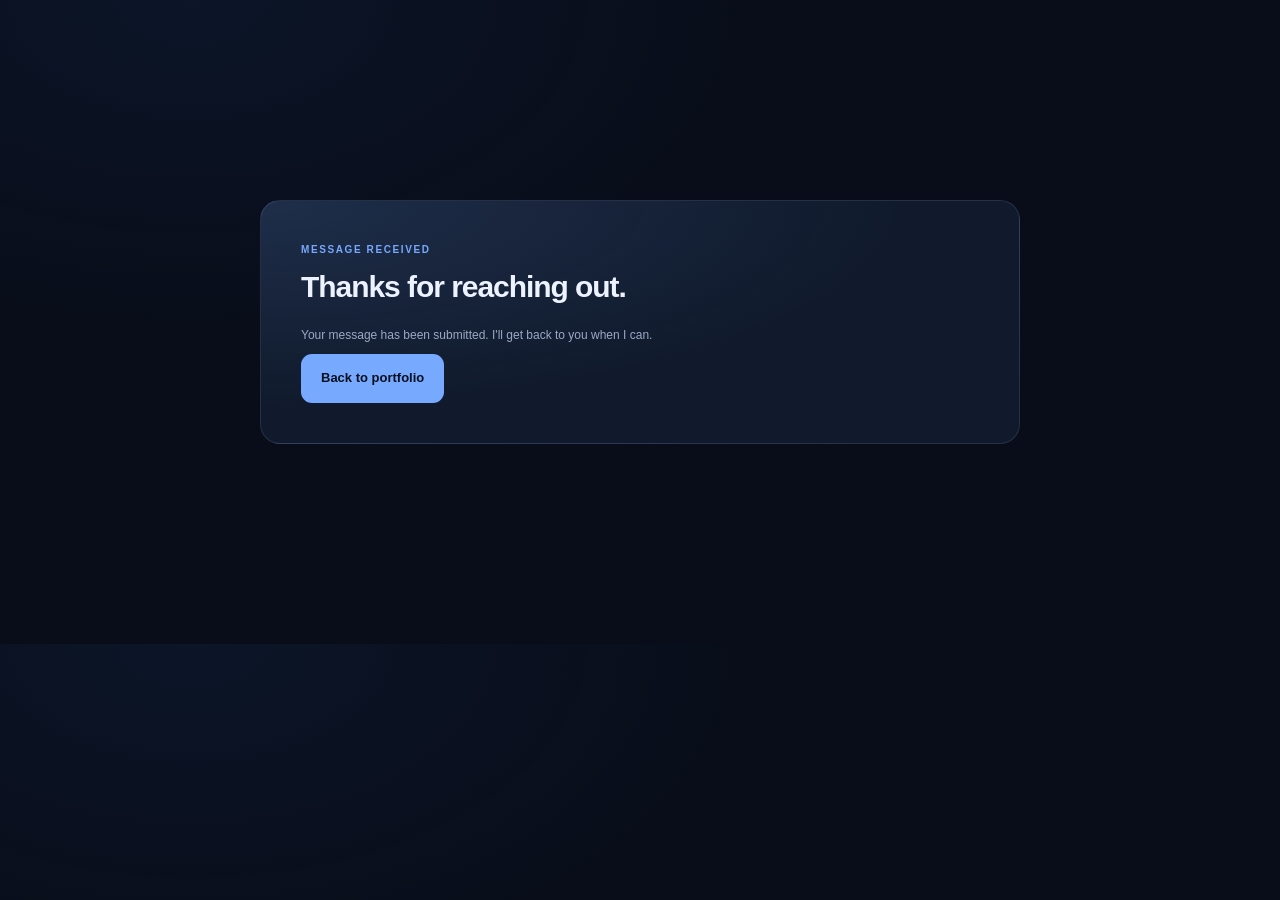
<file: thank-you.html>
<!DOCTYPE html>
<html lang="en">
<head>
  <meta charset="UTF-8">
  <meta name="viewport" content="width=device-width, initial-scale=1.0">
  <meta name="theme-color" content="#080d19">
  <title>Message Sent | Ramki</title>
  <link rel="stylesheet" href="style.css">
</head>
<body>
  <main class="section">
    <div class="container">
      <div class="resume-card" style="max-width:760px;margin:10vh auto;">
        <div class="resume-copy">
          <p class="section-kicker">MESSAGE RECEIVED</p>
          <h1>Thanks for reaching out.</h1>
          <p>Your message has been submitted. I'll get back to you when I can.</p>
          <a class="button button-primary" href="/">Back to portfolio</a>
        </div>
      </div>
    </div>
  </main>
</body>
</html>
</file>
<file: style.css>
/* =========================================================
   RAMKI PORTFOLIO — DESIGN SYSTEM
   Edit the variables below to customize the appearance.
   ========================================================= */

:root {
  color-scheme: dark;
  --bg: #080d19;
  --bg-soft: #0d1424;
  --surface: #101a2c;
  --surface-hover: #142139;
  --border: rgba(160, 184, 224, 0.14);
  --text: #edf2ff;
  --muted: #9ba9c3;
  --accent: #76a9ff;
  --accent-strong: #4e8dff;
  --cyan: #72e4ed;
  --radius: 18px;
  --container: 1120px;
  --shadow: 0 20px 60px rgba(0, 0, 0, 0.23);
}

* {
  box-sizing: border-box;
}

html {
  scroll-behavior: smooth;
  scroll-padding-top: 95px;
}

body {
  margin: 0;
  background:
    radial-gradient(ellipse at 15% 0%, rgba(41, 76, 142, 0.13), transparent 36%),
    var(--bg);
  color: var(--text);
  font-family: Inter, "Segoe UI", Arial, sans-serif;
  font-size: 15px;
  line-height: 1.7;
  -webkit-font-smoothing: antialiased;
}

body.menu-open {
  overflow: hidden;
}

a {
  color: inherit;
  text-decoration: none;
}

button,
a {
  -webkit-tap-highlight-color: transparent;
}

button {
  font: inherit;
}

button:focus-visible,
a:focus-visible {
  outline: 3px solid var(--cyan);
  outline-offset: 5px;
}

img {
  display: block;
  max-width: 100%;
}

p,
h1,
h2,
h3,
h4,
figure {
  margin-top: 0;
}

h1,
h2,
h3,
h4 {
  line-height: 1.2;
  letter-spacing: -0.035em;
}

p {
  color: var(--muted);
}

.accent {
  color: var(--accent);
}

.muted {
  color: var(--muted);
}

.container {
  width: min(var(--container), calc(100% - 48px));
  margin-inline: auto;
}

.section {
  padding: 110px 0;
}

.section-border {
  border-top: 1px solid var(--border);
}

.skip-link {
  position: fixed;
  top: 12px;
  left: 12px;
  z-index: 2000;
  padding: 12px 18px;
  background: var(--accent-strong);
  border-radius: 8px;
  transform: translateY(-160%);
}

.skip-link:focus {
  transform: translateY(0);
}

/* NAVIGATION */

.site-header {
  position: sticky;
  top: 0;
  z-index: 1000;
  background: rgba(8, 13, 25, 0.88);
  border-bottom: 1px solid var(--border);
  backdrop-filter: blur(18px);
  -webkit-backdrop-filter: blur(18px);
}

.nav {
  min-height: 76px;
  display: flex;
  align-items: center;
  justify-content: space-between;
  gap: 30px;
}

.brand {
  display: inline-flex;
  align-items: center;
  gap: 10px;
  font-size: 21px;
  font-weight: 800;
  letter-spacing: -0.06em;
}

.brand-mark {
  display: grid;
  place-items: center;
  width: 38px;
  height: 38px;
  border-radius: 12px;
  background: linear-gradient(135deg, #76a9ff, #4268ce);
  color: #08101e;
  font-size: 17px;
  font-weight: 900;
}

.nav-links {
  display: flex;
  align-items: center;
  gap: 30px;
}

.nav-links a {
  color: var(--muted);
  font-size: 13px;
  font-weight: 600;
  transition: color 180ms ease;
}

.nav-links a:hover,
.nav-links a[aria-current="location"] {
  color: var(--text);
}

.nav-links .nav-cta {
  padding: 10px 16px;
  color: var(--text);
  border: 1px solid var(--border);
  border-radius: 10px;
}

.nav-cta span {
  color: var(--accent);
}

.menu-toggle {
  display: none;
  width: 44px;
  height: 44px;
  padding: 11px;
  background: var(--surface);
  border: 1px solid var(--border);
  border-radius: 12px;
  cursor: pointer;
}

.menu-toggle span {
  display: block;
  height: 2px;
  margin: 4px 0;
  background: var(--text);
  border-radius: 2px;
}

/* BUTTONS */

.button {
  min-height: 48px;
  display: inline-flex;
  align-items: center;
  justify-content: center;
  gap: 12px;
  padding: 12px 19px;
  border: 1px solid transparent;
  border-radius: 11px;
  font-size: 13px;
  font-weight: 750;
  text-align: center;
  cursor: pointer;
  transition:
    transform 180ms ease,
    background 180ms ease,
    border-color 180ms ease;
}

.button:hover:not([aria-disabled="true"]) {
  transform: translateY(-2px);
}

.button-primary {
  background: var(--accent);
  color: #08101e;
}

.button-primary:hover {
  background: #9bc0ff;
}

.button-secondary {
  color: var(--text);
  background: rgba(255, 255, 255, 0.025);
  border-color: var(--border);
}

.button-secondary:hover {
  background: var(--surface-hover);
  border-color: rgba(118, 169, 255, 0.5);
}

.button[aria-disabled="true"] {
  opacity: 0.5;
  cursor: not-allowed;
  pointer-events: none;
}

/* HERO */

.hero {
  position: relative;
  overflow: hidden;
  padding-top: 105px;
  padding-bottom: 32px;
}

.hero-grid {
  display: grid;
  grid-template-columns: 1.15fr 0.85fr;
  align-items: center;
  gap: 80px;
  min-height: 510px;
}

.eyebrow,
.section-kicker {
  color: var(--accent);
  font-size: 10px;
  font-weight: 800;
  letter-spacing: 0.16em;
}

.eyebrow {
  display: inline-flex;
  align-items: center;
  gap: 10px;
  margin-bottom: 28px;
  padding: 9px 12px;
  background: rgba(118, 169, 255, 0.07);
  border: 1px solid rgba(118, 169, 255, 0.15);
  border-radius: 999px;
}

.status-dot {
  width: 7px;
  height: 7px;
  flex: 0 0 7px;
  display: inline-block;
  background: #68e2a3;
  border-radius: 50%;
  box-shadow: 0 0 12px rgba(104, 226, 163, 0.5);
}

.hero-greeting {
  margin-bottom: 6px;
  color: var(--muted);
  font-size: 17px;
}

.hero h1 {
  max-width: 620px;
  margin-bottom: 20px;
  font-size: clamp(38px, 5vw, 65px);
  line-height: 1.08;
  overflow-wrap: anywhere;
}

.hero-role {
  margin-bottom: 20px;
  color: #d4def1;
  font-size: clamp(16px, 2vw, 20px);
  font-weight: 550;
  letter-spacing: -0.025em;
}

.role-divider {
  color: var(--accent);
}

.hero-description {
  max-width: 550px;
  margin-bottom: 28px;
  font-size: 15px;
  line-height: 1.9;
}

.hero-actions {
  display: flex;
  flex-wrap: wrap;
  gap: 12px;
}

.resume-text-link {
  display: inline-flex;
  align-items: center;
  gap: 9px;
  margin-top: 22px;
  color: #c4d5f6;
  font-size: 13px;
  font-weight: 650;
}

.resume-text-link span {
  color: var(--accent);
  font-size: 20px;
}

.resume-text-link:hover {
  color: var(--accent);
}

.hero-meta {
  display: flex;
  flex-wrap: wrap;
  gap: 10px 22px;
  margin-top: 35px;
  font-size: 11px;
  color: var(--muted);
}

.hero-meta span:first-child span {
  color: var(--cyan);
}

.hero-visual {
  position: relative;
  display: grid;
  place-items: center;
  min-width: 0;
}

.visual-glow {
  position: absolute;
  width: 330px;
  height: 330px;
  background: rgba(63, 115, 225, 0.19);
  filter: blur(90px);
  border-radius: 50%;
}

.profile-card {
  position: relative;
  width: min(100%, 360px);
  padding: 15px;
  background: linear-gradient(145deg, #17243a, #0d1526 75%);
  border: 1px solid rgba(155, 185, 235, 0.23);
  border-radius: 22px;
  box-shadow: 0 30px 80px rgba(0, 0, 0, 0.35);
  transform: rotate(2deg);
}

.profile-card-top {
  display: flex;
  align-items: center;
  gap: 5px;
  height: 27px;
  padding: 0 4px 12px;
}

.window-dot {
  width: 7px;
  height: 7px;
  background: #50617d;
  border-radius: 50%;
}

.window-dot:first-child {
  background: #f28b82;
}

.window-dot:nth-child(2) {
  background: #f6c66b;
}

.window-dot:nth-child(3) {
  background: #6ed9a4;
}

.profile-label {
  margin-left: auto;
  color: #8fa0bf;
  font-size: 8px;
  letter-spacing: 0.1em;
}

.profile-image-wrap {
  overflow: hidden;
  aspect-ratio: 4 / 4.4;
  background:
    radial-gradient(circle at 50% 30%, #2c4775, transparent 55%),
    #111c30;
  border-radius: 13px;
}

.profile-image {
  width: 100%;
  height: 100%;
  object-fit: cover;
}

.profile-placeholder {
  display: flex;
  height: 100%;
  min-height: 280px;
  flex-direction: column;
  align-items: center;
  justify-content: center;
  gap: 8px;
  color: #b9c8e4;
  font-size: 12px;
}

.avatar-initials {
  display: grid;
  place-items: center;
  width: 115px;
  height: 115px;
  margin-bottom: 10px;
  background: linear-gradient(135deg, #83b2ff, #445fa8);
  border: 1px solid rgba(255, 255, 255, 0.22);
  border-radius: 50%;
  color: #091020;
  font-size: 42px;
  font-weight: 900;
  letter-spacing: -0.06em;
}

.profile-placeholder small,
.screenshot-placeholder small {
  color: #7f91af;
  font-size: 10px;
}

.profile-card-bottom {
  display: flex;
  align-items: center;
  justify-content: space-between;
  padding: 16px 5px 2px;
}

.profile-name {
  margin-bottom: 3px;
  color: var(--text);
  font-size: 14px;
  font-weight: 750;
}

.profile-card-bottom .muted {
  margin: 0;
  font-size: 11px;
}

.profile-symbol {
  color: var(--accent);
  font-size: 24px;
  font-weight: 800;
}

.floating-chip {
  position: absolute;
  z-index: 2;
  display: flex;
  align-items: center;
  gap: 9px;
  padding: 11px 14px;
  background: #121e32;
  border: 1px solid var(--border);
  border-radius: 12px;
  box-shadow: var(--shadow);
  color: #dfe8fa;
  font-size: 10px;
  font-weight: 700;
}

.chip-top {
  top: 12%;
  right: -4%;
}

.chip-bottom {
  bottom: 13%;
  left: -10%;
}

.chip-icon {
  color: var(--cyan);
  font-size: 16px;
}

.hero-bottom {
  display: flex;
  align-items: center;
  gap: 15px;
  padding-top: 55px;
  color: #7e8da9;
  font-size: 9px;
  font-weight: 700;
  letter-spacing: 0.12em;
}

.scroll-line {
  width: 48px;
  height: 1px;
  background: #3a4a67;
}

.hero-bottom-right {
  margin-left: auto;
}

/* SECTION HEADINGS */

.section-heading {
  max-width: 720px;
  margin-bottom: 50px;
}

.section-kicker {
  margin-bottom: 16px;
}

.section-heading h2,
.resume-copy h2,
.contact-copy h2 {
  margin-bottom: 15px;
  font-size: clamp(30px, 4vw, 45px);
}

.section-intro {
  margin-bottom: 0;
  font-size: 14px;
}

/* ABOUT */

.about-grid {
  display: grid;
  grid-template-columns: 1.2fr 0.8fr;
  align-items: start;
  gap: 75px;
}

.about-copy p {
  line-height: 1.95;
}

.about-copy .lead {
  color: #dce6f8;
  font-size: 18px;
  line-height: 1.8;
}

.about-copy strong {
  color: var(--text);
}

.about-tags,
.tech-list {
  display: flex;
  flex-wrap: wrap;
  gap: 9px;
  margin-top: 25px;
}

.about-tags span,
.tech-list span {
  padding: 7px 11px;
  color: #b6c9eb;
  background: rgba(118, 169, 255, 0.06);
  border: 1px solid var(--border);
  border-radius: 7px;
  font-size: 10px;
  font-weight: 650;
}

.education-card {
  padding: 30px;
  background: linear-gradient(150deg, #131f34, #0d1424);
  border: 1px solid var(--border);
  border-radius: var(--radius);
  box-shadow: var(--shadow);
}

.education-icon {
  display: grid;
  place-items: center;
  width: 44px;
  height: 44px;
  margin-bottom: 26px;
  background: rgba(118, 169, 255, 0.1);
  border-radius: 12px;
  color: var(--accent);
  font-size: 23px;
}

.education-card .section-kicker {
  margin-bottom: 12px;
}

.education-card h3 {
  margin-bottom: 10px;
  font-size: 22px;
}

.education-college {
  margin-bottom: 24px;
  font-size: 13px;
}

.education-divider {
  height: 1px;
  margin-bottom: 16px;
  background: var(--border);
}

.education-footer {
  display: flex;
  justify-content: space-between;
  color: var(--muted);
  font-size: 12px;
}

.education-footer strong {
  color: var(--accent);
}

/* SKILLS */

.skills-grid {
  display: grid;
  grid-template-columns: repeat(4, minmax(0, 1fr));
  gap: 15px;
}

.skill-card {
  min-width: 0;
  min-height: 180px;
  padding: 22px 19px;
  background: rgba(16, 26, 44, 0.76);
  border: 1px solid var(--border);
  border-radius: 15px;
  transition: transform 180ms ease, border-color 180ms ease,
    background 180ms ease;
}

.skill-card:hover {
  transform: translateY(-4px);
  background: var(--surface-hover);
  border-color: rgba(118, 169, 255, 0.35);
}

.skill-symbol {
  display: grid;
  place-items: center;
  width: 40px;
  height: 40px;
  margin-bottom: 24px;
  background: rgba(255, 255, 255, 0.045);
  border: 1px solid var(--border);
  border-radius: 11px;
  font-size: 13px;
  font-weight: 850;
}

.orange { color: #ffad75; }
.blue { color: #78b5ff; }
.purple { color: #d1a5ff; }
.violet { color: #bdabff; }
.green { color: #8de2b0; }
.yellow { color: #f6d978; }
.cyan { color: var(--cyan); }
.muted-symbol { color: var(--muted); }

.skill-card h3 {
  margin-bottom: 8px;
  font-size: 15px;
  letter-spacing: -0.02em;
}

.skill-card p {
  margin-bottom: 0;
  font-size: 11px;
  line-height: 1.8;
}

.skill-note {
  border-style: dashed;
}

/* PROJECT */

.project-card {
  overflow: hidden;
  display: grid;
  grid-template-columns: 0.92fr 1.08fr;
  background: linear-gradient(145deg, #121e33, #0d1424);
  border: 1px solid var(--border);
  border-radius: 22px;
  box-shadow: var(--shadow);
}

.project-preview {
  min-width: 0;
  padding: 22px;
  background:
    radial-gradient(ellipse at 50% 35%, rgba(66, 105, 175, 0.18), transparent 65%),
    #0a1221;
  border-right: 1px solid var(--border);
}

.preview-toolbar {
  display: flex;
  align-items: center;
  gap: 5px;
  padding-bottom: 22px;
}

.preview-title {
  margin-left: auto;
  color: #7f91af;
  font-size: 8px;
  letter-spacing: 0.06em;
}

.project-screenshots {
  display: flex;
  flex-direction: column;
  gap: 20px;
}

.screenshot {
  overflow: hidden;
  position: relative;
  margin: 0;
  background: #121e32;
  border: 1px solid rgba(150, 178, 226, 0.2);
  border-radius: 12px;
}

.screenshot-main {
  width: 100%;
}

.screenshot-side {
  width: 78%;
  align-self: flex-end;
}

.screenshot img {
  width: 100%;
  height: 180px;
  object-fit: cover;
}

.screenshot-side img {
  height: 135px;
}

.screenshot figcaption {
  padding: 8px 11px;
  color: #8fa3c4;
  background: rgba(5, 10, 20, 0.65);
  font-size: 9px;
}

.screenshot-placeholder {
  display: flex;
  min-height: 180px;
  flex-direction: column;
  align-items: center;
  justify-content: center;
  gap: 9px;
  padding: 16px;
  color: #c3d1e8;
  text-align: center;
}

.screenshot-side .screenshot-placeholder {
  min-height: 135px;
}

.screenshot-placeholder > span {
  color: var(--accent);
  font-size: 28px;
}

.screenshot-placeholder strong {
  font-size: 12px;
}

.screenshot-placeholder small {
  overflow-wrap: anywhere;
}

.project-content {
  min-width: 0;
  padding: 38px;
}

.project-topline {
  display: flex;
  flex-wrap: wrap;
  justify-content: space-between;
  gap: 10px;
  margin-bottom: 23px;
}

.project-type,
.project-number {
  font-size: 9px;
  font-weight: 800;
  letter-spacing: 0.1em;
}

.project-type {
  color: var(--cyan);
}

.project-number {
  color: #8091ad;
}

.project-content h3 {
  margin-bottom: 15px;
  font-size: clamp(23px, 3vw, 31px);
}

.project-description {
  font-size: 13px;
  line-height: 1.9;
}

.feature-list {
  display: grid;
  gap: 20px;
  margin: 29px 0;
}

.feature-item {
  display: grid;
  grid-template-columns: 30px 1fr;
  gap: 12px;
}

.feature-item > span {
  display: grid;
  place-items: center;
  width: 30px;
  height: 30px;
  color: var(--accent);
  background: rgba(118, 169, 255, 0.09);
  border-radius: 9px;
}

.feature-item strong {
  font-size: 12px;
}

.feature-item p {
  margin: 5px 0 0;
  font-size: 11px;
}

.tech-list {
  gap: 7px;
  margin: 0 0 26px;
}

.tech-list span {
  padding: 5px 8px;
  font-size: 9px;
}

.project-actions {
  display: flex;
  flex-wrap: wrap;
  gap: 10px;
}

.project-details {
  margin-top: 28px;
  padding: 22px;
  background: rgba(5, 10, 20, 0.35);
  border: 1px solid var(--border);
  border-radius: 12px;
}

.project-details h4 {
  margin-bottom: 9px;
  font-size: 14px;
}

.project-details p,
.project-details li {
  font-size: 12px;
  line-height: 1.9;
}

.project-details ul {
  padding-left: 20px;
  color: var(--muted);
}

.details-note {
  padding-top: 12px;
  border-top: 1px solid var(--border);
}

/* RESUME */

.resume-card {
  display: flex;
  align-items: center;
  gap: 28px;
  padding: 40px;
  background:
    radial-gradient(ellipse at 0% 0%, rgba(118, 169, 255, 0.14), transparent 60%),
    var(--surface);
  border: 1px solid var(--border);
  border-radius: 20px;
}

.resume-icon {
  display: grid;
  place-items: center;
  width: 62px;
  height: 62px;
  flex: 0 0 62px;
  color: var(--accent);
  background: rgba(118, 169, 255, 0.1);
  border: 1px solid rgba(118, 169, 255, 0.18);
  border-radius: 16px;
  font-size: 29px;
}

.resume-copy {
  flex: 1;
}

.resume-copy .section-kicker {
  margin-bottom: 11px;
}

.resume-copy h2 {
  font-size: clamp(24px, 3vw, 35px);
}

.resume-copy > p:not(.section-kicker) {
  margin-bottom: 9px;
  font-size: 12px;
}

.resume-hint code {
  color: var(--cyan);
  font-size: 11px;
}

/* PROFILES */

.profiles-grid {
  display: grid;
  grid-template-columns: repeat(2, minmax(0, 1fr));
  gap: 18px;
}

.profile-link-card {
  display: grid;
  grid-template-columns: 50px 1fr;
  gap: 14px;
  padding: 24px;
  background: var(--surface);
  border: 1px solid var(--border);
  border-radius: 15px;
}

.profile-link-icon {
  display: grid;
  place-items: center;
  width: 46px;
  height: 46px;
  background: #17345c;
  border-radius: 12px;
  color: #8ec1ff;
  font-size: 18px;
  font-weight: 850;
}

.github-icon {
  background: #222b3d;
  color: #e6edfa;
  font-size: 13px;
}

.profile-link-card h3 {
  margin: 2px 0 7px;
  font-size: 16px;
}

.profile-link-card p {
  margin-bottom: 0;
  font-size: 12px;
}

.text-link,
.profile-pending {
  grid-column: 2;
  font-size: 11px;
  font-weight: 750;
}

.text-link {
  width: fit-content;
  color: var(--accent);
}

.text-link:hover {
  color: var(--cyan);
}

.profile-pending {
  color: #8796af;
}

/* CONTACT */

.contact-panel {
  display: grid;
  grid-template-columns: 1fr 0.8fr;
  gap: 70px;
  padding: 45px;
  background: linear-gradient(145deg, #131f34, #0c1423);
  border: 1px solid var(--border);
  border-radius: 20px;
}

.contact-copy h2 {
  margin-bottom: 20px;
}

.contact-copy > p:last-child {
  max-width: 440px;
  font-size: 13px;
  line-height: 1.9;
}

.contact-details {
  align-self: center;
}

.contact-row {
  display: grid;
  grid-template-columns: 125px 1fr;
  gap: 12px;
  padding: 17px 0;
  border-bottom: 1px solid var(--border);
}

.contact-label {
  color: #8193b0;
  font-size: 9px;
  font-weight: 800;
  letter-spacing: 0.1em;
}

.contact-value {
  min-width: 0;
  overflow-wrap: anywhere;
  color: #dce7fa;
  font-size: 12px;
}

.contact-button {
  margin-top: 24px;
}

.contact-note {
  margin-top: 12px;
  margin-bottom: 0;
  font-size: 10px;
}

/* FOOTER */

.site-footer {
  padding: 28px 0;
  border-top: 1px solid var(--border);
}

.footer-inner {
  display: flex;
  align-items: center;
  justify-content: space-between;
  gap: 22px;
}

.footer-brand {
  font-size: 17px;
}

.footer-brand .brand-mark {
  width: 32px;
  height: 32px;
  border-radius: 9px;
  font-size: 14px;
}

.footer-inner > p {
  margin: 0;
  font-size: 10px;
  text-align: center;
}

.footer-links {
  display: flex;
  flex-wrap: wrap;
  gap: 17px;
}

.footer-links a {
  color: var(--muted);
  font-size: 10px;
}

.footer-links a:hover {
  color: var(--accent);
}

/* ANIMATIONS */

.reveal {
  opacity: 0;
  transform: translateY(18px);
  transition: opacity 650ms ease, transform 650ms ease;
}

.reveal.is-visible {
  opacity: 1;
  transform: translateY(0);
}

/* RESPONSIVE */

@media (max-width: 950px) {
  .nav-links {
    gap: 18px;
  }

  .hero-grid {
    gap: 38px;
  }

  .chip-top {
    right: -1%;
  }

  .chip-bottom {
    left: -2%;
  }

  .about-grid {
    gap: 35px;
  }

  .project-content {
    padding: 28px;
  }

  .resume-card {
    flex-wrap: wrap;
  }

  .resume-copy {
    flex-basis: calc(100% - 95px);
  }

  .resume-card > .button {
    margin-left: 90px;
  }

  .contact-panel {
    gap: 35px;
    padding: 35px;
  }

  .footer-inner {
    flex-wrap: wrap;
  }
}

@media (max-width: 760px) {
  html {
    scroll-padding-top: 78px;
  }

  .container {
    width: min(100% - 34px, var(--container));
  }

  .section {
    padding: 78px 0;
  }

  .nav {
    min-height: 68px;
  }

  .menu-toggle {
    display: block;
    position: relative;
    z-index: 1002;
  }

  .nav-links {
    position: fixed;
    top: 68px;
    right: 0;
    bottom: 0;
    left: 0;
    display: flex;
    align-items: stretch;
    flex-direction: column;
    gap: 0;
    padding: 25px 25px 45px;
    background: rgba(8, 13, 25, 0.98);
    opacity: 0;
    visibility: hidden;
    pointer-events: none;
    transform: translateY(-8px);
    transition: opacity 180ms ease, transform 180ms ease,
      visibility 180ms ease;
  }

  .nav-links.is-open {
    opacity: 1;
    visibility: visible;
    pointer-events: auto;
    transform: translateY(0);
  }

  .nav-links a {
    padding: 17px 5px;
    border-bottom: 1px solid var(--border);
    font-size: 15px;
  }

  .nav-links .nav-cta {
    margin-top: 18px;
    padding: 14px;
    text-align: center;
    border: 1px solid var(--border);
  }

  .hero {
    padding-top: 72px;
  }

  .hero-grid {
    grid-template-columns: 1fr;
    gap: 65px;
  }

  .hero h1 {
    max-width: 600px;
    font-size: clamp(37px, 9vw, 59px);
  }

  .hero-visual {
    width: min(100%, 440px);
    margin-inline: auto;
  }

  .profile-card {
    width: min(100%, 340px);
  }

  .chip-top {
    right: -1%;
  }

  .chip-bottom {
    left: 0;
  }

  .hero-bottom {
    padding-top: 50px;
  }

  .about-grid {
    grid-template-columns: 1fr;
    gap: 30px;
  }

  .skills-grid {
    grid-template-columns: repeat(2, minmax(0, 1fr));
  }

  .project-card {
    grid-template-columns: 1fr;
  }

  .project-preview {
    border-right: 0;
    border-bottom: 1px solid var(--border);
  }

  .project-screenshots {
    flex-direction: row;
    align-items: flex-start;
  }

  .screenshot-main,
  .screenshot-side {
    width: 50%;
    align-self: auto;
  }

  .screenshot img,
  .screenshot-side img {
    height: auto;
    aspect-ratio: 1.2 / 1;
  }

  .screenshot-placeholder,
  .screenshot-side .screenshot-placeholder {
    min-height: 150px;
    padding: 10px;
  }

  .screenshot-placeholder strong {
    overflow-wrap: anywhere;
    font-size: 10px;
  }

  .project-content {
    padding: 27px 23px;
  }

  .resume-card {
    align-items: flex-start;
    gap: 20px;
    padding: 28px 23px;
  }

  .resume-icon {
    width: 48px;
    height: 48px;
    flex-basis: 48px;
    font-size: 24px;
  }

  .resume-copy {
    flex-basis: calc(100% - 68px);
  }

  .resume-card > .button {
    margin-left: 0;
  }

  .profiles-grid {
    grid-template-columns: 1fr;
  }

  .contact-panel {
    grid-template-columns: 1fr;
    gap: 25px;
    padding: 28px 23px;
  }

  .footer-inner {
    flex-direction: column;
    align-items: flex-start;
  }

  .footer-inner > p {
    text-align: left;
  }
}

@media (max-width: 420px) {
  .container {
    width: calc(100% - 28px);
  }

  .hero-actions .button {
    flex: 1 1 100%;
  }

  .hero-meta {
    flex-direction: column;
    gap: 7px;
  }

  .floating-chip {
    max-width: 185px;
    padding: 9px 10px;
    font-size: 9px;
  }

  .skills-grid {
    gap: 10px;
  }

  .skill-card {
    min-height: 165px;
    padding: 17px 13px;
  }

  .project-preview {
    padding: 13px;
  }

  .preview-title {
    font-size: 7px;
  }

  .project-actions .button {
    width: 100%;
  }

  .contact-row {
    grid-template-columns: 1fr;
    gap: 5px;
  }

  .footer-links {
    gap: 14px;
  }
}

/* Respect accessibility settings that reduce motion. */
@media (prefers-reduced-motion: reduce) {
  html {
    scroll-behavior: auto;
  }

  *,
  *::before,
  *::after {
    animation-duration: 0.01ms !important;
    animation-iteration-count: 1 !important;
    transition-duration: 0.01ms !important;
    scroll-behavior: auto !important;
  }

  .reveal {
    opacity: 1;
    transform: none;
  }
}
[hidden] {
  display: none !important;
}

/* FIX: Keep portfolio content visible */
.reveal {
  opacity: 1 !important;
  transform: none !important;
}

[hidden] {
  display: none !important;
}


/* NETLIFY CONTACT FORM */
.contact-form {
  display: grid;
  gap: 16px;
}

.form-field {
  display: grid;
  gap: 7px;
}

.form-field label {
  color: #cbd8ee;
  font-size: 11px;
  font-weight: 750;
}

.form-field input,
.form-field textarea {
  width: 100%;
  padding: 13px 14px;
  color: var(--text);
  background: rgba(5, 10, 20, 0.48);
  border: 1px solid var(--border);
  border-radius: 10px;
  font: inherit;
  font-size: 13px;
  outline: none;
  transition: border-color 180ms ease, box-shadow 180ms ease;
}

.form-field textarea {
  min-height: 125px;
  resize: vertical;
}

.form-field input::placeholder,
.form-field textarea::placeholder {
  color: #7f8da7;
}

.form-field input:focus,
.form-field textarea:focus {
  border-color: var(--accent);
  box-shadow: 0 0 0 3px rgba(118, 169, 255, 0.12);
}

.contact-form .contact-button {
  width: fit-content;
  margin-top: 4px;
}

@media (max-width: 760px) {
  .contact-form .contact-button {
    width: 100%;
  }
}
</file>
<file: my-portfolio/style.css>
/* =========================================================
   RAMKI PORTFOLIO — DESIGN SYSTEM
   Edit the variables below to customize the appearance.
   ========================================================= */

:root {
  color-scheme: dark;
  --bg: #080d19;
  --bg-soft: #0d1424;
  --surface: #101a2c;
  --surface-hover: #142139;
  --border: rgba(160, 184, 224, 0.14);
  --text: #edf2ff;
  --muted: #9ba9c3;
  --accent: #76a9ff;
  --accent-strong: #4e8dff;
  --cyan: #72e4ed;
  --radius: 18px;
  --container: 1120px;
  --shadow: 0 20px 60px rgba(0, 0, 0, 0.23);
}

* {
  box-sizing: border-box;
}

html {
  scroll-behavior: smooth;
  scroll-padding-top: 95px;
}

body {
  margin: 0;
  background:
    radial-gradient(ellipse at 15% 0%, rgba(41, 76, 142, 0.13), transparent 36%),
    var(--bg);
  color: var(--text);
  font-family: Inter, "Segoe UI", Arial, sans-serif;
  font-size: 15px;
  line-height: 1.7;
  -webkit-font-smoothing: antialiased;
}

body.menu-open {
  overflow: hidden;
}

a {
  color: inherit;
  text-decoration: none;
}

button,
a {
  -webkit-tap-highlight-color: transparent;
}

button {
  font: inherit;
}

button:focus-visible,
a:focus-visible {
  outline: 3px solid var(--cyan);
  outline-offset: 5px;
}

img {
  display: block;
  max-width: 100%;
}

p,
h1,
h2,
h3,
h4,
figure {
  margin-top: 0;
}

h1,
h2,
h3,
h4 {
  line-height: 1.2;
  letter-spacing: -0.035em;
}

p {
  color: var(--muted);
}

.accent {
  color: var(--accent);
}

.muted {
  color: var(--muted);
}

.container {
  width: min(var(--container), calc(100% - 48px));
  margin-inline: auto;
}

.section {
  padding: 110px 0;
}

.section-border {
  border-top: 1px solid var(--border);
}

.skip-link {
  position: fixed;
  top: 12px;
  left: 12px;
  z-index: 2000;
  padding: 12px 18px;
  background: var(--accent-strong);
  border-radius: 8px;
  transform: translateY(-160%);
}

.skip-link:focus {
  transform: translateY(0);
}

/* NAVIGATION */

.site-header {
  position: sticky;
  top: 0;
  z-index: 1000;
  background: rgba(8, 13, 25, 0.88);
  border-bottom: 1px solid var(--border);
  backdrop-filter: blur(18px);
  -webkit-backdrop-filter: blur(18px);
}

.nav {
  min-height: 76px;
  display: flex;
  align-items: center;
  justify-content: space-between;
  gap: 30px;
}

.brand {
  display: inline-flex;
  align-items: center;
  gap: 10px;
  font-size: 21px;
  font-weight: 800;
  letter-spacing: -0.06em;
}

.brand-mark {
  display: grid;
  place-items: center;
  width: 38px;
  height: 38px;
  border-radius: 12px;
  background: linear-gradient(135deg, #76a9ff, #4268ce);
  color: #08101e;
  font-size: 17px;
  font-weight: 900;
}

.nav-links {
  display: flex;
  align-items: center;
  gap: 30px;
}

.nav-links a {
  color: var(--muted);
  font-size: 13px;
  font-weight: 600;
  transition: color 180ms ease;
}

.nav-links a:hover,
.nav-links a[aria-current="location"] {
  color: var(--text);
}

.nav-links .nav-cta {
  padding: 10px 16px;
  color: var(--text);
  border: 1px solid var(--border);
  border-radius: 10px;
}

.nav-cta span {
  color: var(--accent);
}

.menu-toggle {
  display: none;
  width: 44px;
  height: 44px;
  padding: 11px;
  background: var(--surface);
  border: 1px solid var(--border);
  border-radius: 12px;
  cursor: pointer;
}

.menu-toggle span {
  display: block;
  height: 2px;
  margin: 4px 0;
  background: var(--text);
  border-radius: 2px;
}

/* BUTTONS */

.button {
  min-height: 48px;
  display: inline-flex;
  align-items: center;
  justify-content: center;
  gap: 12px;
  padding: 12px 19px;
  border: 1px solid transparent;
  border-radius: 11px;
  font-size: 13px;
  font-weight: 750;
  text-align: center;
  cursor: pointer;
  transition:
    transform 180ms ease,
    background 180ms ease,
    border-color 180ms ease;
}

.button:hover:not([aria-disabled="true"]) {
  transform: translateY(-2px);
}

.button-primary {
  background: var(--accent);
  color: #08101e;
}

.button-primary:hover {
  background: #9bc0ff;
}

.button-secondary {
  color: var(--text);
  background: rgba(255, 255, 255, 0.025);
  border-color: var(--border);
}

.button-secondary:hover {
  background: var(--surface-hover);
  border-color: rgba(118, 169, 255, 0.5);
}

.button[aria-disabled="true"] {
  opacity: 0.5;
  cursor: not-allowed;
  pointer-events: none;
}

/* HERO */

.hero {
  position: relative;
  overflow: hidden;
  padding-top: 105px;
  padding-bottom: 32px;
}

.hero-grid {
  display: grid;
  grid-template-columns: 1.15fr 0.85fr;
  align-items: center;
  gap: 80px;
  min-height: 510px;
}

.eyebrow,
.section-kicker {
  color: var(--accent);
  font-size: 10px;
  font-weight: 800;
  letter-spacing: 0.16em;
}

.eyebrow {
  display: inline-flex;
  align-items: center;
  gap: 10px;
  margin-bottom: 28px;
  padding: 9px 12px;
  background: rgba(118, 169, 255, 0.07);
  border: 1px solid rgba(118, 169, 255, 0.15);
  border-radius: 999px;
}

.status-dot {
  width: 7px;
  height: 7px;
  flex: 0 0 7px;
  display: inline-block;
  background: #68e2a3;
  border-radius: 50%;
  box-shadow: 0 0 12px rgba(104, 226, 163, 0.5);
}

.hero-greeting {
  margin-bottom: 6px;
  color: var(--muted);
  font-size: 17px;
}

.hero h1 {
  max-width: 620px;
  margin-bottom: 20px;
  font-size: clamp(38px, 5vw, 65px);
  line-height: 1.08;
  overflow-wrap: anywhere;
}

.hero-role {
  margin-bottom: 20px;
  color: #d4def1;
  font-size: clamp(16px, 2vw, 20px);
  font-weight: 550;
  letter-spacing: -0.025em;
}

.role-divider {
  color: var(--accent);
}

.hero-description {
  max-width: 550px;
  margin-bottom: 28px;
  font-size: 15px;
  line-height: 1.9;
}

.hero-actions {
  display: flex;
  flex-wrap: wrap;
  gap: 12px;
}

.resume-text-link {
  display: inline-flex;
  align-items: center;
  gap: 9px;
  margin-top: 22px;
  color: #c4d5f6;
  font-size: 13px;
  font-weight: 650;
}

.resume-text-link span {
  color: var(--accent);
  font-size: 20px;
}

.resume-text-link:hover {
  color: var(--accent);
}

.hero-meta {
  display: flex;
  flex-wrap: wrap;
  gap: 10px 22px;
  margin-top: 35px;
  font-size: 11px;
  color: var(--muted);
}

.hero-meta span:first-child span {
  color: var(--cyan);
}

.hero-visual {
  position: relative;
  display: grid;
  place-items: center;
  min-width: 0;
}

.visual-glow {
  position: absolute;
  width: 330px;
  height: 330px;
  background: rgba(63, 115, 225, 0.19);
  filter: blur(90px);
  border-radius: 50%;
}

.profile-card {
  position: relative;
  width: min(100%, 360px);
  padding: 15px;
  background: linear-gradient(145deg, #17243a, #0d1526 75%);
  border: 1px solid rgba(155, 185, 235, 0.23);
  border-radius: 22px;
  box-shadow: 0 30px 80px rgba(0, 0, 0, 0.35);
  transform: rotate(2deg);
}

.profile-card-top {
  display: flex;
  align-items: center;
  gap: 5px;
  height: 27px;
  padding: 0 4px 12px;
}

.window-dot {
  width: 7px;
  height: 7px;
  background: #50617d;
  border-radius: 50%;
}

.window-dot:first-child {
  background: #f28b82;
}

.window-dot:nth-child(2) {
  background: #f6c66b;
}

.window-dot:nth-child(3) {
  background: #6ed9a4;
}

.profile-label {
  margin-left: auto;
  color: #8fa0bf;
  font-size: 8px;
  letter-spacing: 0.1em;
}

.profile-image-wrap {
  overflow: hidden;
  aspect-ratio: 4 / 4.4;
  background:
    radial-gradient(circle at 50% 30%, #2c4775, transparent 55%),
    #111c30;
  border-radius: 13px;
}

.profile-image {
  width: 100%;
  height: 100%;
  object-fit: cover;
}

.profile-placeholder {
  display: flex;
  height: 100%;
  min-height: 280px;
  flex-direction: column;
  align-items: center;
  justify-content: center;
  gap: 8px;
  color: #b9c8e4;
  font-size: 12px;
}

.avatar-initials {
  display: grid;
  place-items: center;
  width: 115px;
  height: 115px;
  margin-bottom: 10px;
  background: linear-gradient(135deg, #83b2ff, #445fa8);
  border: 1px solid rgba(255, 255, 255, 0.22);
  border-radius: 50%;
  color: #091020;
  font-size: 42px;
  font-weight: 900;
  letter-spacing: -0.06em;
}

.profile-placeholder small,
.screenshot-placeholder small {
  color: #7f91af;
  font-size: 10px;
}

.profile-card-bottom {
  display: flex;
  align-items: center;
  justify-content: space-between;
  padding: 16px 5px 2px;
}

.profile-name {
  margin-bottom: 3px;
  color: var(--text);
  font-size: 14px;
  font-weight: 750;
}

.profile-card-bottom .muted {
  margin: 0;
  font-size: 11px;
}

.profile-symbol {
  color: var(--accent);
  font-size: 24px;
  font-weight: 800;
}

.floating-chip {
  position: absolute;
  z-index: 2;
  display: flex;
  align-items: center;
  gap: 9px;
  padding: 11px 14px;
  background: #121e32;
  border: 1px solid var(--border);
  border-radius: 12px;
  box-shadow: var(--shadow);
  color: #dfe8fa;
  font-size: 10px;
  font-weight: 700;
}

.chip-top {
  top: 12%;
  right: -4%;
}

.chip-bottom {
  bottom: 13%;
  left: -10%;
}

.chip-icon {
  color: var(--cyan);
  font-size: 16px;
}

.hero-bottom {
  display: flex;
  align-items: center;
  gap: 15px;
  padding-top: 55px;
  color: #7e8da9;
  font-size: 9px;
  font-weight: 700;
  letter-spacing: 0.12em;
}

.scroll-line {
  width: 48px;
  height: 1px;
  background: #3a4a67;
}

.hero-bottom-right {
  margin-left: auto;
}

/* SECTION HEADINGS */

.section-heading {
  max-width: 720px;
  margin-bottom: 50px;
}

.section-kicker {
  margin-bottom: 16px;
}

.section-heading h2,
.resume-copy h2,
.contact-copy h2 {
  margin-bottom: 15px;
  font-size: clamp(30px, 4vw, 45px);
}

.section-intro {
  margin-bottom: 0;
  font-size: 14px;
}

/* ABOUT */

.about-grid {
  display: grid;
  grid-template-columns: 1.2fr 0.8fr;
  align-items: start;
  gap: 75px;
}

.about-copy p {
  line-height: 1.95;
}

.about-copy .lead {
  color: #dce6f8;
  font-size: 18px;
  line-height: 1.8;
}

.about-copy strong {
  color: var(--text);
}

.about-tags,
.tech-list {
  display: flex;
  flex-wrap: wrap;
  gap: 9px;
  margin-top: 25px;
}

.about-tags span,
.tech-list span {
  padding: 7px 11px;
  color: #b6c9eb;
  background: rgba(118, 169, 255, 0.06);
  border: 1px solid var(--border);
  border-radius: 7px;
  font-size: 10px;
  font-weight: 650;
}

.education-card {
  padding: 30px;
  background: linear-gradient(150deg, #131f34, #0d1424);
  border: 1px solid var(--border);
  border-radius: var(--radius);
  box-shadow: var(--shadow);
}

.education-icon {
  display: grid;
  place-items: center;
  width: 44px;
  height: 44px;
  margin-bottom: 26px;
  background: rgba(118, 169, 255, 0.1);
  border-radius: 12px;
  color: var(--accent);
  font-size: 23px;
}

.education-card .section-kicker {
  margin-bottom: 12px;
}

.education-card h3 {
  margin-bottom: 10px;
  font-size: 22px;
}

.education-college {
  margin-bottom: 24px;
  font-size: 13px;
}

.education-divider {
  height: 1px;
  margin-bottom: 16px;
  background: var(--border);
}

.education-footer {
  display: flex;
  justify-content: space-between;
  color: var(--muted);
  font-size: 12px;
}

.education-footer strong {
  color: var(--accent);
}

/* SKILLS */

.skills-grid {
  display: grid;
  grid-template-columns: repeat(4, minmax(0, 1fr));
  gap: 15px;
}

.skill-card {
  min-width: 0;
  min-height: 180px;
  padding: 22px 19px;
  background: rgba(16, 26, 44, 0.76);
  border: 1px solid var(--border);
  border-radius: 15px;
  transition: transform 180ms ease, border-color 180ms ease,
    background 180ms ease;
}

.skill-card:hover {
  transform: translateY(-4px);
  background: var(--surface-hover);
  border-color: rgba(118, 169, 255, 0.35);
}

.skill-symbol {
  display: grid;
  place-items: center;
  width: 40px;
  height: 40px;
  margin-bottom: 24px;
  background: rgba(255, 255, 255, 0.045);
  border: 1px solid var(--border);
  border-radius: 11px;
  font-size: 13px;
  font-weight: 850;
}

.orange { color: #ffad75; }
.blue { color: #78b5ff; }
.purple { color: #d1a5ff; }
.violet { color: #bdabff; }
.green { color: #8de2b0; }
.yellow { color: #f6d978; }
.cyan { color: var(--cyan); }
.muted-symbol { color: var(--muted); }

.skill-card h3 {
  margin-bottom: 8px;
  font-size: 15px;
  letter-spacing: -0.02em;
}

.skill-card p {
  margin-bottom: 0;
  font-size: 11px;
  line-height: 1.8;
}

.skill-note {
  border-style: dashed;
}

/* PROJECT */

.project-card {
  overflow: hidden;
  display: grid;
  grid-template-columns: 0.92fr 1.08fr;
  background: linear-gradient(145deg, #121e33, #0d1424);
  border: 1px solid var(--border);
  border-radius: 22px;
  box-shadow: var(--shadow);
}

.project-preview {
  min-width: 0;
  padding: 22px;
  background:
    radial-gradient(ellipse at 50% 35%, rgba(66, 105, 175, 0.18), transparent 65%),
    #0a1221;
  border-right: 1px solid var(--border);
}

.preview-toolbar {
  display: flex;
  align-items: center;
  gap: 5px;
  padding-bottom: 22px;
}

.preview-title {
  margin-left: auto;
  color: #7f91af;
  font-size: 8px;
  letter-spacing: 0.06em;
}

.project-screenshots {
  display: flex;
  flex-direction: column;
  gap: 20px;
}

.screenshot {
  overflow: hidden;
  position: relative;
  margin: 0;
  background: #121e32;
  border: 1px solid rgba(150, 178, 226, 0.2);
  border-radius: 12px;
}

.screenshot-main {
  width: 100%;
}

.screenshot-side {
  width: 78%;
  align-self: flex-end;
}

.screenshot img {
  width: 100%;
  height: 180px;
  object-fit: cover;
}

.screenshot-side img {
  height: 135px;
}

.screenshot figcaption {
  padding: 8px 11px;
  color: #8fa3c4;
  background: rgba(5, 10, 20, 0.65);
  font-size: 9px;
}

.screenshot-placeholder {
  display: flex;
  min-height: 180px;
  flex-direction: column;
  align-items: center;
  justify-content: center;
  gap: 9px;
  padding: 16px;
  color: #c3d1e8;
  text-align: center;
}

.screenshot-side .screenshot-placeholder {
  min-height: 135px;
}

.screenshot-placeholder > span {
  color: var(--accent);
  font-size: 28px;
}

.screenshot-placeholder strong {
  font-size: 12px;
}

.screenshot-placeholder small {
  overflow-wrap: anywhere;
}

.project-content {
  min-width: 0;
  padding: 38px;
}

.project-topline {
  display: flex;
  flex-wrap: wrap;
  justify-content: space-between;
  gap: 10px;
  margin-bottom: 23px;
}

.project-type,
.project-number {
  font-size: 9px;
  font-weight: 800;
  letter-spacing: 0.1em;
}

.project-type {
  color: var(--cyan);
}

.project-number {
  color: #8091ad;
}

.project-content h3 {
  margin-bottom: 15px;
  font-size: clamp(23px, 3vw, 31px);
}

.project-description {
  font-size: 13px;
  line-height: 1.9;
}

.feature-list {
  display: grid;
  gap: 20px;
  margin: 29px 0;
}

.feature-item {
  display: grid;
  grid-template-columns: 30px 1fr;
  gap: 12px;
}

.feature-item > span {
  display: grid;
  place-items: center;
  width: 30px;
  height: 30px;
  color: var(--accent);
  background: rgba(118, 169, 255, 0.09);
  border-radius: 9px;
}

.feature-item strong {
  font-size: 12px;
}

.feature-item p {
  margin: 5px 0 0;
  font-size: 11px;
}

.tech-list {
  gap: 7px;
  margin: 0 0 26px;
}

.tech-list span {
  padding: 5px 8px;
  font-size: 9px;
}

.project-actions {
  display: flex;
  flex-wrap: wrap;
  gap: 10px;
}

.project-details {
  margin-top: 28px;
  padding: 22px;
  background: rgba(5, 10, 20, 0.35);
  border: 1px solid var(--border);
  border-radius: 12px;
}

.project-details h4 {
  margin-bottom: 9px;
  font-size: 14px;
}

.project-details p,
.project-details li {
  font-size: 12px;
  line-height: 1.9;
}

.project-details ul {
  padding-left: 20px;
  color: var(--muted);
}

.details-note {
  padding-top: 12px;
  border-top: 1px solid var(--border);
}

/* RESUME */

.resume-card {
  display: flex;
  align-items: center;
  gap: 28px;
  padding: 40px;
  background:
    radial-gradient(ellipse at 0% 0%, rgba(118, 169, 255, 0.14), transparent 60%),
    var(--surface);
  border: 1px solid var(--border);
  border-radius: 20px;
}

.resume-icon {
  display: grid;
  place-items: center;
  width: 62px;
  height: 62px;
  flex: 0 0 62px;
  color: var(--accent);
  background: rgba(118, 169, 255, 0.1);
  border: 1px solid rgba(118, 169, 255, 0.18);
  border-radius: 16px;
  font-size: 29px;
}

.resume-copy {
  flex: 1;
}

.resume-copy .section-kicker {
  margin-bottom: 11px;
}

.resume-copy h2 {
  font-size: clamp(24px, 3vw, 35px);
}

.resume-copy > p:not(.section-kicker) {
  margin-bottom: 9px;
  font-size: 12px;
}

.resume-hint code {
  color: var(--cyan);
  font-size: 11px;
}

/* PROFILES */

.profiles-grid {
  display: grid;
  grid-template-columns: repeat(2, minmax(0, 1fr));
  gap: 18px;
}

.profile-link-card {
  display: grid;
  grid-template-columns: 50px 1fr;
  gap: 14px;
  padding: 24px;
  background: var(--surface);
  border: 1px solid var(--border);
  border-radius: 15px;
}

.profile-link-icon {
  display: grid;
  place-items: center;
  width: 46px;
  height: 46px;
  background: #17345c;
  border-radius: 12px;
  color: #8ec1ff;
  font-size: 18px;
  font-weight: 850;
}

.github-icon {
  background: #222b3d;
  color: #e6edfa;
  font-size: 13px;
}

.profile-link-card h3 {
  margin: 2px 0 7px;
  font-size: 16px;
}

.profile-link-card p {
  margin-bottom: 0;
  font-size: 12px;
}

.text-link,
.profile-pending {
  grid-column: 2;
  font-size: 11px;
  font-weight: 750;
}

.text-link {
  width: fit-content;
  color: var(--accent);
}

.text-link:hover {
  color: var(--cyan);
}

.profile-pending {
  color: #8796af;
}

/* CONTACT */

.contact-panel {
  display: grid;
  grid-template-columns: 1fr 0.8fr;
  gap: 70px;
  padding: 45px;
  background: linear-gradient(145deg, #131f34, #0c1423);
  border: 1px solid var(--border);
  border-radius: 20px;
}

.contact-copy h2 {
  margin-bottom: 20px;
}

.contact-copy > p:last-child {
  max-width: 440px;
  font-size: 13px;
  line-height: 1.9;
}

.contact-details {
  align-self: center;
}

.contact-row {
  display: grid;
  grid-template-columns: 125px 1fr;
  gap: 12px;
  padding: 17px 0;
  border-bottom: 1px solid var(--border);
}

.contact-label {
  color: #8193b0;
  font-size: 9px;
  font-weight: 800;
  letter-spacing: 0.1em;
}

.contact-value {
  min-width: 0;
  overflow-wrap: anywhere;
  color: #dce7fa;
  font-size: 12px;
}

.contact-button {
  margin-top: 24px;
}

.contact-note {
  margin-top: 12px;
  margin-bottom: 0;
  font-size: 10px;
}

/* FOOTER */

.site-footer {
  padding: 28px 0;
  border-top: 1px solid var(--border);
}

.footer-inner {
  display: flex;
  align-items: center;
  justify-content: space-between;
  gap: 22px;
}

.footer-brand {
  font-size: 17px;
}

.footer-brand .brand-mark {
  width: 32px;
  height: 32px;
  border-radius: 9px;
  font-size: 14px;
}

.footer-inner > p {
  margin: 0;
  font-size: 10px;
  text-align: center;
}

.footer-links {
  display: flex;
  flex-wrap: wrap;
  gap: 17px;
}

.footer-links a {
  color: var(--muted);
  font-size: 10px;
}

.footer-links a:hover {
  color: var(--accent);
}

/* ANIMATIONS */

.reveal {
  opacity: 0;
  transform: translateY(18px);
  transition: opacity 650ms ease, transform 650ms ease;
}

.reveal.is-visible {
  opacity: 1;
  transform: translateY(0);
}

/* RESPONSIVE */

@media (max-width: 950px) {
  .nav-links {
    gap: 18px;
  }

  .hero-grid {
    gap: 38px;
  }

  .chip-top {
    right: -1%;
  }

  .chip-bottom {
    left: -2%;
  }

  .about-grid {
    gap: 35px;
  }

  .project-content {
    padding: 28px;
  }

  .resume-card {
    flex-wrap: wrap;
  }

  .resume-copy {
    flex-basis: calc(100% - 95px);
  }

  .resume-card > .button {
    margin-left: 90px;
  }

  .contact-panel {
    gap: 35px;
    padding: 35px;
  }

  .footer-inner {
    flex-wrap: wrap;
  }
}

@media (max-width: 760px) {
  html {
    scroll-padding-top: 78px;
  }

  .container {
    width: min(100% - 34px, var(--container));
  }

  .section {
    padding: 78px 0;
  }

  .nav {
    min-height: 68px;
  }

  .menu-toggle {
    display: block;
    position: relative;
    z-index: 1002;
  }

  .nav-links {
    position: fixed;
    top: 68px;
    right: 0;
    bottom: 0;
    left: 0;
    display: flex;
    align-items: stretch;
    flex-direction: column;
    gap: 0;
    padding: 25px 25px 45px;
    background: rgba(8, 13, 25, 0.98);
    opacity: 0;
    visibility: hidden;
    pointer-events: none;
    transform: translateY(-8px);
    transition: opacity 180ms ease, transform 180ms ease,
      visibility 180ms ease;
  }

  .nav-links.is-open {
    opacity: 1;
    visibility: visible;
    pointer-events: auto;
    transform: translateY(0);
  }

  .nav-links a {
    padding: 17px 5px;
    border-bottom: 1px solid var(--border);
    font-size: 15px;
  }

  .nav-links .nav-cta {
    margin-top: 18px;
    padding: 14px;
    text-align: center;
    border: 1px solid var(--border);
  }

  .hero {
    padding-top: 72px;
  }

  .hero-grid {
    grid-template-columns: 1fr;
    gap: 65px;
  }

  .hero h1 {
    max-width: 600px;
    font-size: clamp(37px, 9vw, 59px);
  }

  .hero-visual {
    width: min(100%, 440px);
    margin-inline: auto;
  }

  .profile-card {
    width: min(100%, 340px);
  }

  .chip-top {
    right: -1%;
  }

  .chip-bottom {
    left: 0;
  }

  .hero-bottom {
    padding-top: 50px;
  }

  .about-grid {
    grid-template-columns: 1fr;
    gap: 30px;
  }

  .skills-grid {
    grid-template-columns: repeat(2, minmax(0, 1fr));
  }

  .project-card {
    grid-template-columns: 1fr;
  }

  .project-preview {
    border-right: 0;
    border-bottom: 1px solid var(--border);
  }

  .project-screenshots {
    flex-direction: row;
    align-items: flex-start;
  }

  .screenshot-main,
  .screenshot-side {
    width: 50%;
    align-self: auto;
  }

  .screenshot img,
  .screenshot-side img {
    height: auto;
    aspect-ratio: 1.2 / 1;
  }

  .screenshot-placeholder,
  .screenshot-side .screenshot-placeholder {
    min-height: 150px;
    padding: 10px;
  }

  .screenshot-placeholder strong {
    overflow-wrap: anywhere;
    font-size: 10px;
  }

  .project-content {
    padding: 27px 23px;
  }

  .resume-card {
    align-items: flex-start;
    gap: 20px;
    padding: 28px 23px;
  }

  .resume-icon {
    width: 48px;
    height: 48px;
    flex-basis: 48px;
    font-size: 24px;
  }

  .resume-copy {
    flex-basis: calc(100% - 68px);
  }

  .resume-card > .button {
    margin-left: 0;
  }

  .profiles-grid {
    grid-template-columns: 1fr;
  }

  .contact-panel {
    grid-template-columns: 1fr;
    gap: 25px;
    padding: 28px 23px;
  }

  .footer-inner {
    flex-direction: column;
    align-items: flex-start;
  }

  .footer-inner > p {
    text-align: left;
  }
}

@media (max-width: 420px) {
  .container {
    width: calc(100% - 28px);
  }

  .hero-actions .button {
    flex: 1 1 100%;
  }

  .hero-meta {
    flex-direction: column;
    gap: 7px;
  }

  .floating-chip {
    max-width: 185px;
    padding: 9px 10px;
    font-size: 9px;
  }

  .skills-grid {
    gap: 10px;
  }

  .skill-card {
    min-height: 165px;
    padding: 17px 13px;
  }

  .project-preview {
    padding: 13px;
  }

  .preview-title {
    font-size: 7px;
  }

  .project-actions .button {
    width: 100%;
  }

  .contact-row {
    grid-template-columns: 1fr;
    gap: 5px;
  }

  .footer-links {
    gap: 14px;
  }
}

/* Respect accessibility settings that reduce motion. */
@media (prefers-reduced-motion: reduce) {
  html {
    scroll-behavior: auto;
  }

  *,
  *::before,
  *::after {
    animation-duration: 0.01ms !important;
    animation-iteration-count: 1 !important;
    transition-duration: 0.01ms !important;
    scroll-behavior: auto !important;
  }

  .reveal {
    opacity: 1;
    transform: none;
  }
}
[hidden] {
  display: none !important;
}

/* FIX: Keep portfolio content visible */
.reveal {
  opacity: 1 !important;
  transform: none !important;
}

[hidden] {
  display: none !important;
}
</file>
